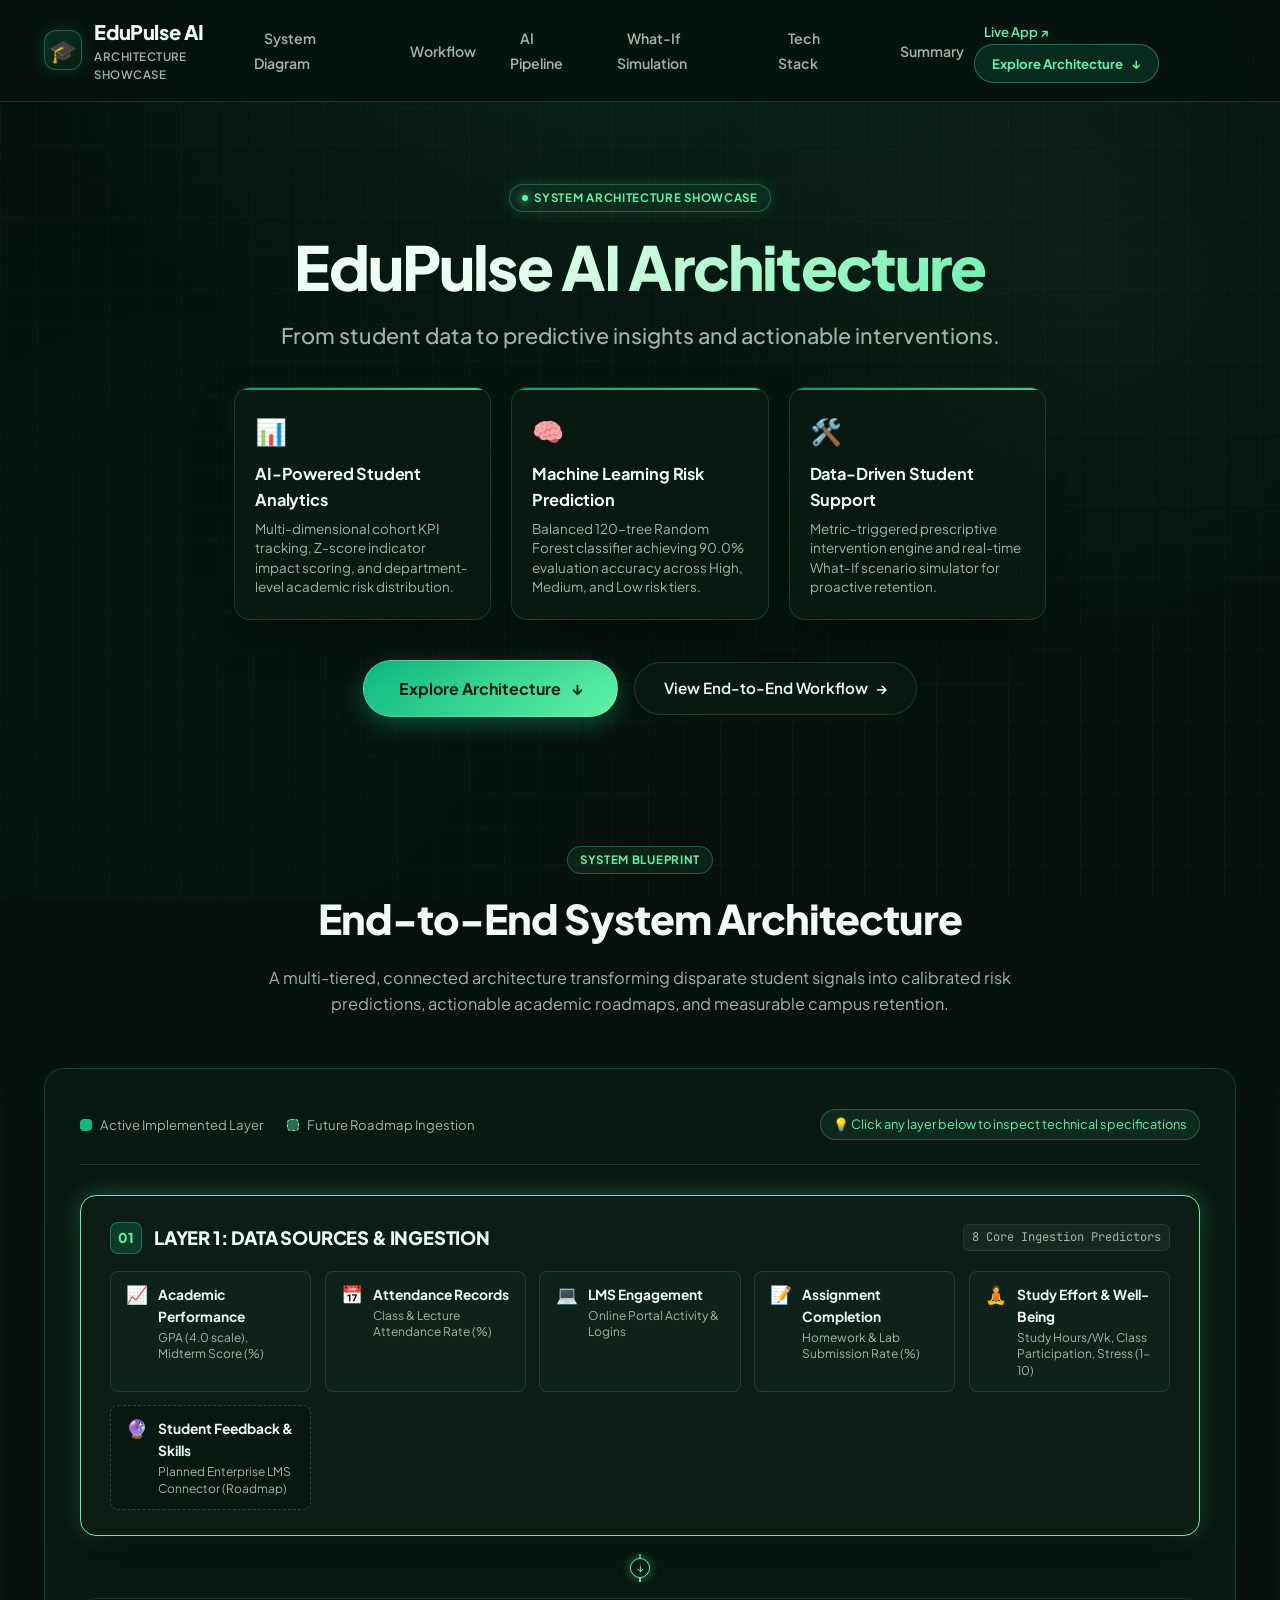
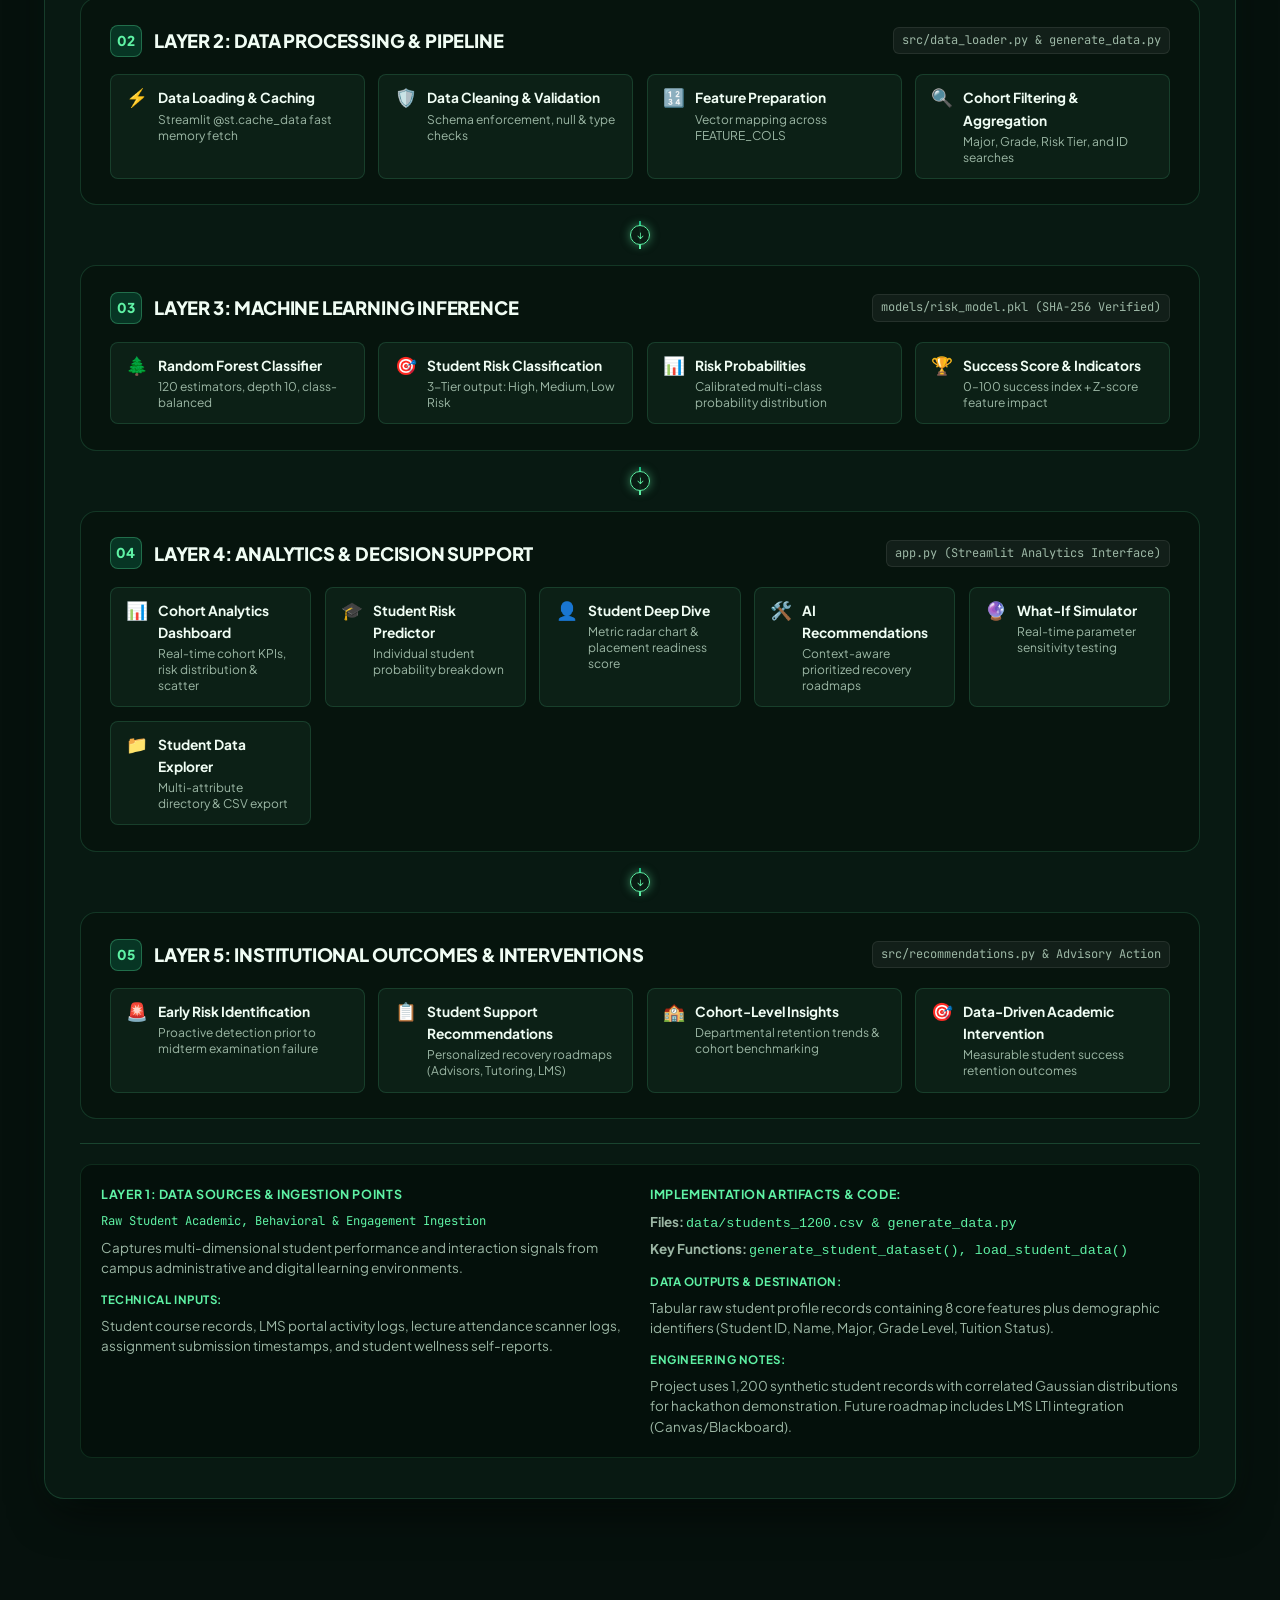
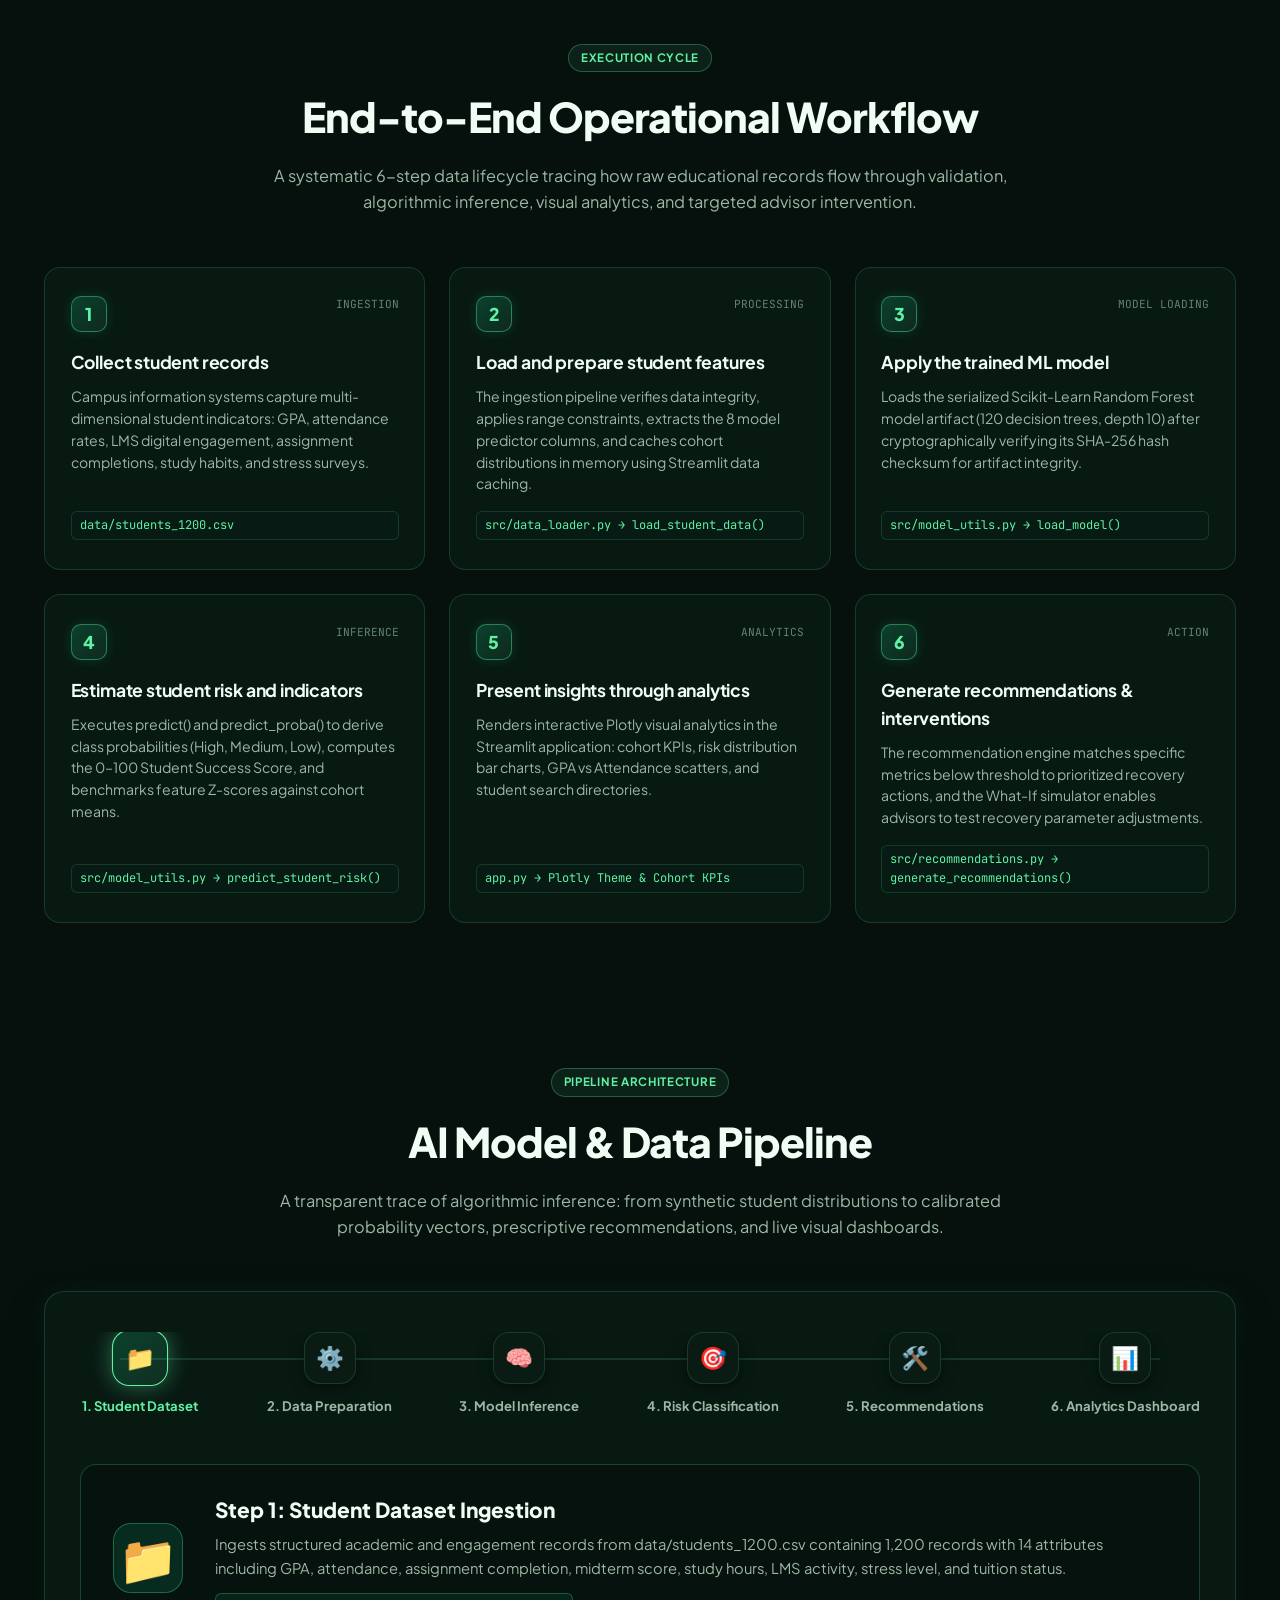
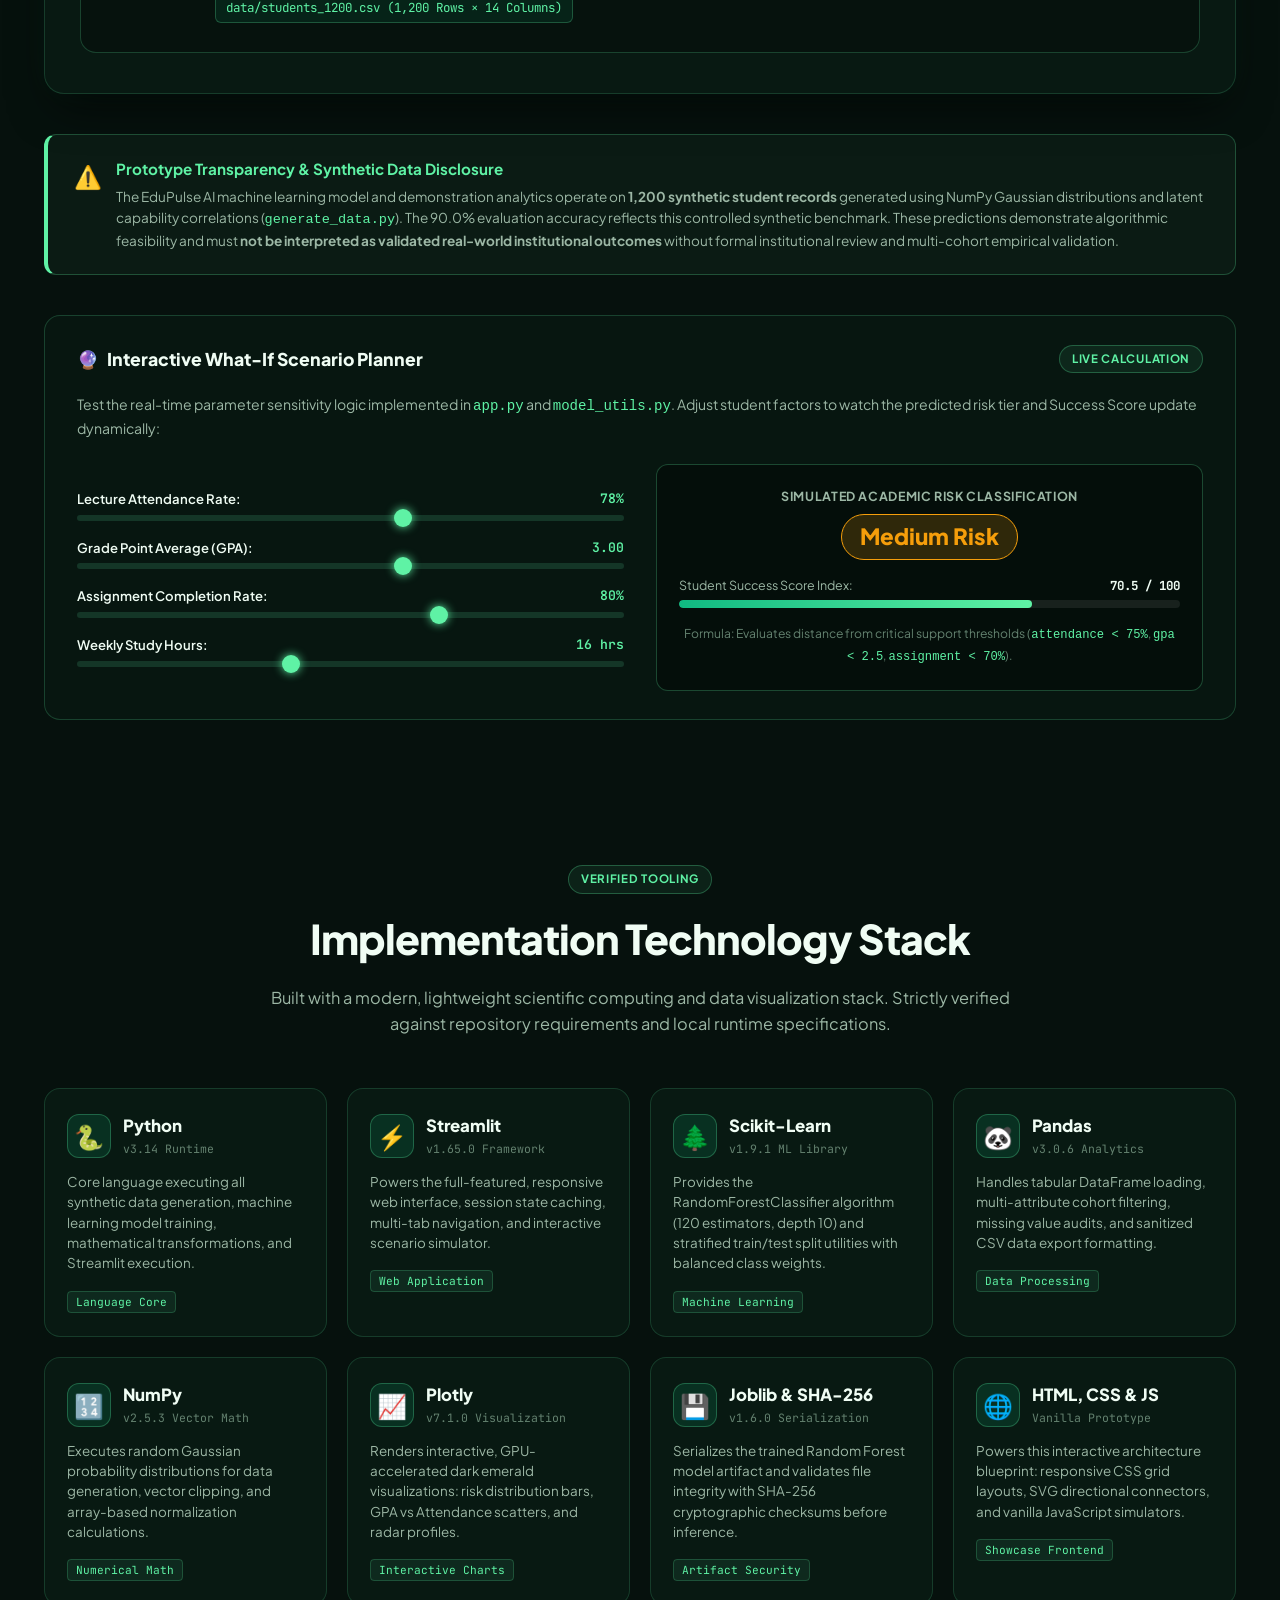
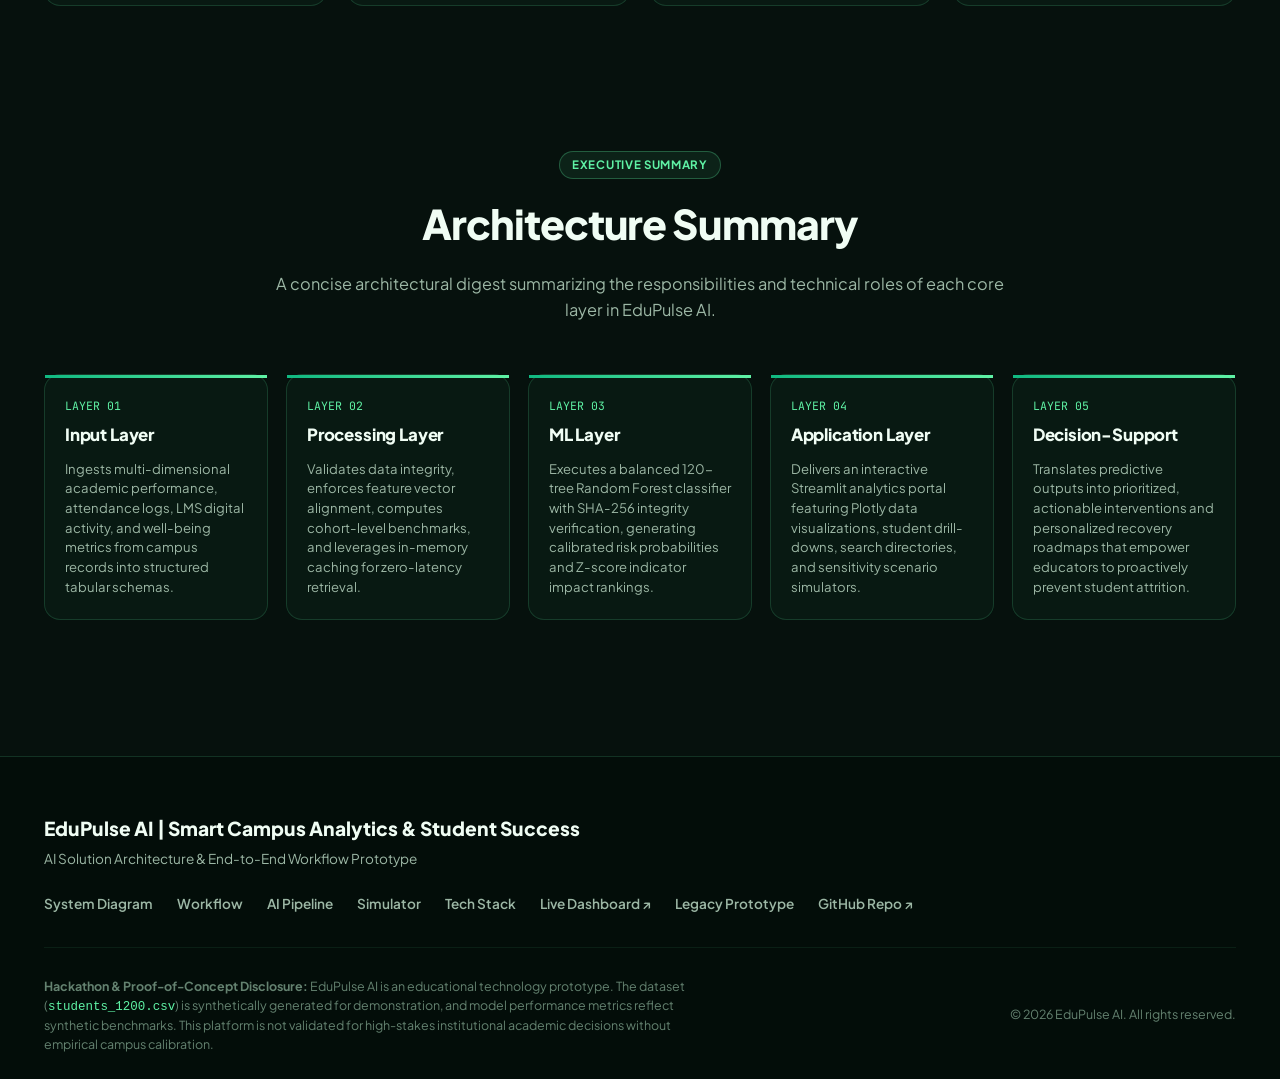
<file: index.html>
<!DOCTYPE html>
<html lang="en">
<head>
    <meta charset="UTF-8">
    <meta name="viewport" content="width=device-width, initial-scale=1.0">
    <title>EduPulse AI Architecture — System Architecture & Workflow Showcase</title>
    <meta name="description" content="Technical architecture and end-to-end data pipeline showcase for EduPulse AI: Smart Campus Analytics & Student Success Platform. Built for hackathon judges and technical evaluation.">
    <link rel="icon" href="https://img.icons8.com/isometric/96/000000/graduation-cap.png" type="image/png">
    <link rel="stylesheet" href="assets/architecture.css">
</head>
<body>

    <!-- ==========================================================================
         TOP NAVIGATION BAR (NO LOGIN / AUTH BUTTONS)
         ========================================================================== -->
    <header class="navbar">
        <div class="container nav-container">
            <a href="#hero" class="nav-brand">
                <div class="brand-icon">🎓</div>
                <div>
                    <div class="brand-title">EduPulse AI</div>
                    <div class="brand-subtitle">Architecture Showcase</div>
                </div>
            </a>
            <nav>
                <ul class="nav-menu">
                    <li><a href="#diagram" class="nav-link">System Diagram</a></li>
                    <li><a href="#workflow" class="nav-link">Workflow</a></li>
                    <li><a href="#pipeline" class="nav-link">AI Pipeline</a></li>
                    <li><a href="#simulator" class="nav-link">What-If Simulation</a></li>
                    <li><a href="#stack" class="nav-link">Tech Stack</a></li>
                    <li><a href="#summary" class="nav-link">Summary</a></li>
                </ul>
            </nav>
            <div class="nav-actions">
                <a href="https://vansh-8300-edupulse-ai-app-upe9tn.streamlit.app/" target="_blank" rel="noopener" class="nav-link" style="color: var(--accent-mint); font-size: 0.82rem;">Live App ↗</a>
                <a href="#diagram" class="nav-cta-btn">
                    <span>Explore Architecture</span>
                    <span>↓</span>
                </a>
            </div>
        </div>
    </header>

    <!-- ==========================================================================
         SECTION A: HERO SECTION
         ========================================================================== -->
    <section id="hero" class="hero-section">
        <div id="about"></div>
        <div class="container hero-header">
            <div class="hero-badge-wrapper">
                <span class="badge badge-live">
                    <span class="pulse-dot"></span>
                    <span>SYSTEM ARCHITECTURE SHOWCASE</span>
                </span>
            </div>
            <h1 class="hero-title text-gradient">EduPulse AI Architecture</h1>
            <p class="hero-subtitle">From student data to predictive insights and actionable interventions.</p>

            <!-- 3 Metadata Cards Required -->
            <div class="hero-meta-grid">
                <div class="hero-meta-card">
                    <div class="meta-card-icon">📊</div>
                    <h3 class="meta-card-title">AI-Powered Student Analytics</h3>
                    <p class="meta-card-desc">Multi-dimensional cohort KPI tracking, Z-score indicator impact scoring, and department-level academic risk distribution.</p>
                </div>
                <div class="hero-meta-card">
                    <div class="meta-card-icon">🧠</div>
                    <h3 class="meta-card-title">Machine Learning Risk Prediction</h3>
                    <p class="meta-card-desc">Balanced 120-tree Random Forest classifier achieving 90.0% evaluation accuracy across High, Medium, and Low risk tiers.</p>
                </div>
                <div class="hero-meta-card">
                    <div class="meta-card-icon">🛠️</div>
                    <h3 class="meta-card-title">Data-Driven Student Support</h3>
                    <p class="meta-card-desc">Metric-triggered prescriptive intervention engine and real-time What-If scenario simulator for proactive retention.</p>
                </div>
            </div>

            <!-- Primary Action Button (No login/auth controls) -->
            <div class="hero-actions">
                <a href="#diagram" class="btn-primary" id="btnExploreArch">
                    <span>Explore Architecture</span>
                    <span>↓</span>
                </a>
                <a href="#workflow" class="btn-secondary">
                    <span>View End-to-End Workflow</span>
                    <span>→</span>
                </a>
            </div>
        </div>
    </section>

    <!-- ==========================================================================
         SECTION B: SYSTEM ARCHITECTURE DIAGRAM
         ========================================================================== -->
    <section id="diagram" class="section">
        <div class="container">
            <div class="section-header">
                <div class="section-tag">
                    <span class="badge">SYSTEM BLUEPRINT</span>
                </div>
                <h2 class="section-title">End-to-End System Architecture</h2>
                <p class="section-description">A multi-tiered, connected architecture transforming disparate student signals into calibrated risk predictions, actionable academic roadmaps, and measurable campus retention.</p>
            </div>

            <div class="diagram-container">
                <div class="diagram-toolbar">
                    <div class="diagram-legend">
                        <div class="legend-item">
                            <div class="legend-color" style="background: #10B981;"></div>
                            <span>Active Implemented Layer</span>
                        </div>
                        <div class="legend-item">
                            <div class="legend-color" style="background: rgba(95, 242, 165, 0.4); border: 1px dashed #5FF2A5;"></div>
                            <span>Future Roadmap Ingestion</span>
                        </div>
                    </div>
                    <div class="diagram-hint">
                        <span>💡 Click any layer below to inspect technical specifications</span>
                    </div>
                </div>

                <div class="arch-layers-stack">
                    <!-- LAYER 1: DATA SOURCES -->
                    <div class="arch-layer-card active-layer" data-layer="layer1">
                        <div class="layer-header-row">
                            <div class="layer-title-group">
                                <div class="layer-badge">01</div>
                                <h3 class="layer-title">LAYER 1: DATA SOURCES & INGESTION</h3>
                            </div>
                            <span class="layer-meta-tag">8 Core Ingestion Predictors</span>
                        </div>
                        <div class="layer-components-grid">
                            <div class="comp-pill">
                                <span class="comp-icon">📈</span>
                                <div class="comp-content">
                                    <h4>Academic Performance</h4>
                                    <p>GPA (4.0 scale), Midterm Score (%)</p>
                                </div>
                            </div>
                            <div class="comp-pill">
                                <span class="comp-icon">📅</span>
                                <div class="comp-content">
                                    <h4>Attendance Records</h4>
                                    <p>Class & Lecture Attendance Rate (%)</p>
                                </div>
                            </div>
                            <div class="comp-pill">
                                <span class="comp-icon">💻</span>
                                <div class="comp-content">
                                    <h4>LMS Engagement</h4>
                                    <p>Online Portal Activity & Logins</p>
                                </div>
                            </div>
                            <div class="comp-pill">
                                <span class="comp-icon">📝</span>
                                <div class="comp-content">
                                    <h4>Assignment Completion</h4>
                                    <p>Homework & Lab Submission Rate (%)</p>
                                </div>
                            </div>
                            <div class="comp-pill">
                                <span class="comp-icon">🧘</span>
                                <div class="comp-content">
                                    <h4>Study Effort & Well-Being</h4>
                                    <p>Study Hours/Wk, Class Participation, Stress (1-10)</p>
                                </div>
                            </div>
                            <div class="comp-pill roadmap-pill">
                                <span class="comp-icon">🔮</span>
                                <div class="comp-content">
                                    <h4>Student Feedback & Skills</h4>
                                    <p>Planned Enterprise LMS Connector (Roadmap)</p>
                                </div>
                            </div>
                        </div>
                    </div>

                    <!-- CONNECTOR 1 -> 2 -->
                    <div class="layer-connector">
                        <div class="connector-line"></div>
                        <div class="connector-pulse">↓</div>
                    </div>

                    <!-- LAYER 2: DATA PROCESSING -->
                    <div class="arch-layer-card" data-layer="layer2">
                        <div class="layer-header-row">
                            <div class="layer-title-group">
                                <div class="layer-badge">02</div>
                                <h3 class="layer-title">LAYER 2: DATA PROCESSING & PIPELINE</h3>
                            </div>
                            <span class="layer-meta-tag">src/data_loader.py & generate_data.py</span>
                        </div>
                        <div class="layer-components-grid">
                            <div class="comp-pill">
                                <span class="comp-icon">⚡</span>
                                <div class="comp-content">
                                    <h4>Data Loading & Caching</h4>
                                    <p>Streamlit @st.cache_data fast memory fetch</p>
                                </div>
                            </div>
                            <div class="comp-pill">
                                <span class="comp-icon">🛡️</span>
                                <div class="comp-content">
                                    <h4>Data Cleaning & Validation</h4>
                                    <p>Schema enforcement, null & type checks</p>
                                </div>
                            </div>
                            <div class="comp-pill">
                                <span class="comp-icon">🔢</span>
                                <div class="comp-content">
                                    <h4>Feature Preparation</h4>
                                    <p>Vector mapping across FEATURE_COLS</p>
                                </div>
                            </div>
                            <div class="comp-pill">
                                <span class="comp-icon">🔍</span>
                                <div class="comp-content">
                                    <h4>Cohort Filtering & Aggregation</h4>
                                    <p>Major, Grade, Risk Tier, and ID searches</p>
                                </div>
                            </div>
                        </div>
                    </div>

                    <!-- CONNECTOR 2 -> 3 -->
                    <div class="layer-connector">
                        <div class="connector-line"></div>
                        <div class="connector-pulse">↓</div>
                    </div>

                    <!-- LAYER 3: MACHINE LEARNING -->
                    <div class="arch-layer-card" data-layer="layer3">
                        <div class="layer-header-row">
                            <div class="layer-title-group">
                                <div class="layer-badge">03</div>
                                <h3 class="layer-title">LAYER 3: MACHINE LEARNING INFERENCE</h3>
                            </div>
                            <span class="layer-meta-tag">models/risk_model.pkl (SHA-256 Verified)</span>
                        </div>
                        <div class="layer-components-grid">
                            <div class="comp-pill">
                                <span class="comp-icon">🌲</span>
                                <div class="comp-content">
                                    <h4>Random Forest Classifier</h4>
                                    <p>120 estimators, depth 10, class-balanced</p>
                                </div>
                            </div>
                            <div class="comp-pill">
                                <span class="comp-icon">🎯</span>
                                <div class="comp-content">
                                    <h4>Student Risk Classification</h4>
                                    <p>3-Tier output: High, Medium, Low Risk</p>
                                </div>
                            </div>
                            <div class="comp-pill">
                                <span class="comp-icon">📊</span>
                                <div class="comp-content">
                                    <h4>Risk Probabilities</h4>
                                    <p>Calibrated multi-class probability distribution</p>
                                </div>
                            </div>
                            <div class="comp-pill">
                                <span class="comp-icon">🏆</span>
                                <div class="comp-content">
                                    <h4>Success Score & Indicators</h4>
                                    <p>0–100 success index + Z-score feature impact</p>
                                </div>
                            </div>
                        </div>
                    </div>

                    <!-- CONNECTOR 3 -> 4 -->
                    <div class="layer-connector">
                        <div class="connector-line"></div>
                        <div class="connector-pulse">↓</div>
                    </div>

                    <!-- LAYER 4: ANALYTICS & DECISION SUPPORT -->
                    <div class="arch-layer-card" data-layer="layer4">
                        <div class="layer-header-row">
                            <div class="layer-title-group">
                                <div class="layer-badge">04</div>
                                <h3 class="layer-title">LAYER 4: ANALYTICS & DECISION SUPPORT</h3>
                            </div>
                            <span class="layer-meta-tag">app.py (Streamlit Analytics Interface)</span>
                        </div>
                        <div class="layer-components-grid">
                            <div class="comp-pill">
                                <span class="comp-icon">📊</span>
                                <div class="comp-content">
                                    <h4>Cohort Analytics Dashboard</h4>
                                    <p>Real-time cohort KPIs, risk distribution & scatter</p>
                                </div>
                            </div>
                            <div class="comp-pill">
                                <span class="comp-icon">🎓</span>
                                <div class="comp-content">
                                    <h4>Student Risk Predictor</h4>
                                    <p>Individual student probability breakdown</p>
                                </div>
                            </div>
                            <div class="comp-pill">
                                <span class="comp-icon">👤</span>
                                <div class="comp-content">
                                    <h4>Student Deep Dive</h4>
                                    <p>Metric radar chart & placement readiness score</p>
                                </div>
                            </div>
                            <div class="comp-pill">
                                <span class="comp-icon">🛠️</span>
                                <div class="comp-content">
                                    <h4>AI Recommendations</h4>
                                    <p>Context-aware prioritized recovery roadmaps</p>
                                </div>
                            </div>
                            <div class="comp-pill">
                                <span class="comp-icon">🔮</span>
                                <div class="comp-content">
                                    <h4>What-If Simulator</h4>
                                    <p>Real-time parameter sensitivity testing</p>
                                </div>
                            </div>
                            <div class="comp-pill">
                                <span class="comp-icon">📁</span>
                                <div class="comp-content">
                                    <h4>Student Data Explorer</h4>
                                    <p>Multi-attribute directory & CSV export</p>
                                </div>
                            </div>
                        </div>
                    </div>

                    <!-- CONNECTOR 4 -> 5 -->
                    <div class="layer-connector">
                        <div class="connector-line"></div>
                        <div class="connector-pulse">↓</div>
                    </div>

                    <!-- LAYER 5: OUTCOMES -->
                    <div class="arch-layer-card" data-layer="layer5">
                        <div class="layer-header-row">
                            <div class="layer-title-group">
                                <div class="layer-badge">05</div>
                                <h3 class="layer-title">LAYER 5: INSTITUTIONAL OUTCOMES & INTERVENTIONS</h3>
                            </div>
                            <span class="layer-meta-tag">src/recommendations.py & Advisory Action</span>
                        </div>
                        <div class="layer-components-grid">
                            <div class="comp-pill">
                                <span class="comp-icon">🚨</span>
                                <div class="comp-content">
                                    <h4>Early Risk Identification</h4>
                                    <p>Proactive detection prior to midterm examination failure</p>
                                </div>
                            </div>
                            <div class="comp-pill">
                                <span class="comp-icon">📋</span>
                                <div class="comp-content">
                                    <h4>Student Support Recommendations</h4>
                                    <p>Personalized recovery roadmaps (Advisors, Tutoring, LMS)</p>
                                </div>
                            </div>
                            <div class="comp-pill">
                                <span class="comp-icon">🏫</span>
                                <div class="comp-content">
                                    <h4>Cohort-Level Insights</h4>
                                    <p>Departmental retention trends & cohort benchmarking</p>
                                </div>
                            </div>
                            <div class="comp-pill">
                                <span class="comp-icon">🎯</span>
                                <div class="comp-content">
                                    <h4>Data-Driven Academic Intervention</h4>
                                    <p>Measurable student success retention outcomes</p>
                                </div>
                            </div>
                        </div>
                    </div>
                </div>

                <!-- Interactive Layer Inspector Drawer -->
                <div class="layer-inspector-panel active" id="layerInspector">
                    <div class="inspector-grid">
                        <div class="inspector-col">
                            <h5 id="inspectTitle">Layer 1: Data Sources & Ingestion Points</h5>
                            <p id="inspectMeta" style="font-family: var(--font-mono); font-size: 0.76rem; color: var(--accent-mint); margin-bottom: 0.5rem;">Raw Student Academic, Behavioral & Engagement Ingestion</p>
                            <p id="inspectDesc">Captures multi-dimensional student performance and interaction signals from campus administrative and digital learning environments.</p>
                            <div style="margin-top: 0.8rem;">
                                <h5 style="font-size: 0.72rem;">Technical Inputs:</h5>
                                <p id="inspectInputs">Student course records, LMS portal activity logs, lecture attendance scanner logs, assignment submission timestamps, and student wellness self-reports.</p>
                            </div>
                        </div>
                        <div class="inspector-col">
                            <h5>Implementation Artifacts & Code:</h5>
                            <p><strong>Files:</strong> <code id="inspectFile" style="color: var(--accent-mint);">data/students_1200.csv & generate_data.py</code></p>
                            <p style="margin-top: 0.3rem;"><strong>Key Functions:</strong> <code id="inspectFuncs" style="color: var(--accent-mint);">generate_student_dataset(), load_student_data()</code></p>
                            <div style="margin-top: 0.8rem;">
                                <h5 style="font-size: 0.72rem;">Data Outputs & Destination:</h5>
                                <p id="inspectOutputs">Tabular raw student profile records containing 8 core features plus demographic identifiers (Student ID, Name, Major, Grade Level, Tuition Status).</p>
                            </div>
                            <div style="margin-top: 0.8rem;">
                                <h5 style="font-size: 0.72rem;">Engineering Notes:</h5>
                                <p id="inspectNotes">Project uses 1,200 synthetic student records with correlated Gaussian distributions for hackathon demonstration. Future roadmap includes LMS LTI integration (Canvas/Blackboard).</p>
                            </div>
                        </div>
                    </div>
                </div>
            </div>
        </div>
    </section>

    <!-- ==========================================================================
         SECTION C: END-TO-END WORKFLOW
         ========================================================================== -->
    <section id="workflow" class="section">
        <div class="container">
            <div class="section-header">
                <div class="section-tag">
                    <span class="badge">EXECUTION CYCLE</span>
                </div>
                <h2 class="section-title">End-to-End Operational Workflow</h2>
                <p class="section-description">A systematic 6-step data lifecycle tracing how raw educational records flow through validation, algorithmic inference, visual analytics, and targeted advisor intervention.</p>
            </div>

            <div class="workflow-grid">
                <!-- STEP 1 -->
                <div class="workflow-card">
                    <div class="workflow-card-header">
                        <div class="workflow-step-num">1</div>
                        <span class="workflow-tag">Ingestion</span>
                    </div>
                    <h3 class="workflow-title">Collect student records</h3>
                    <p class="workflow-desc">Campus information systems capture multi-dimensional student indicators: GPA, attendance rates, LMS digital engagement, assignment completions, study habits, and stress surveys.</p>
                    <span class="workflow-code-pill">data/students_1200.csv</span>
                </div>

                <!-- STEP 2 -->
                <div class="workflow-card">
                    <div class="workflow-card-header">
                        <div class="workflow-step-num">2</div>
                        <span class="workflow-tag">Processing</span>
                    </div>
                    <h3 class="workflow-title">Load and prepare student features</h3>
                    <p class="workflow-desc">The ingestion pipeline verifies data integrity, applies range constraints, extracts the 8 model predictor columns, and caches cohort distributions in memory using Streamlit data caching.</p>
                    <span class="workflow-code-pill">src/data_loader.py → load_student_data()</span>
                </div>

                <!-- STEP 3 -->
                <div class="workflow-card">
                    <div class="workflow-card-header">
                        <div class="workflow-step-num">3</div>
                        <span class="workflow-tag">Model Loading</span>
                    </div>
                    <h3 class="workflow-title">Apply the trained ML model</h3>
                    <p class="workflow-desc">Loads the serialized Scikit-Learn Random Forest model artifact (120 decision trees, depth 10) after cryptographically verifying its SHA-256 hash checksum for artifact integrity.</p>
                    <span class="workflow-code-pill">src/model_utils.py → load_model()</span>
                </div>

                <!-- STEP 4 -->
                <div class="workflow-card">
                    <div class="workflow-card-header">
                        <div class="workflow-step-num">4</div>
                        <span class="workflow-tag">Inference</span>
                    </div>
                    <h3 class="workflow-title">Estimate student risk and indicators</h3>
                    <p class="workflow-desc">Executes predict() and predict_proba() to derive class probabilities (High, Medium, Low), computes the 0–100 Student Success Score, and benchmarks feature Z-scores against cohort means.</p>
                    <span class="workflow-code-pill">src/model_utils.py → predict_student_risk()</span>
                </div>

                <!-- STEP 5 -->
                <div class="workflow-card">
                    <div class="workflow-card-header">
                        <div class="workflow-step-num">5</div>
                        <span class="workflow-tag">Analytics</span>
                    </div>
                    <h3 class="workflow-title">Present insights through analytics</h3>
                    <p class="workflow-desc">Renders interactive Plotly visual analytics in the Streamlit application: cohort KPIs, risk distribution bar charts, GPA vs Attendance scatters, and student search directories.</p>
                    <span class="workflow-code-pill">app.py → Plotly Theme & Cohort KPIs</span>
                </div>

                <!-- STEP 6 -->
                <div class="workflow-card">
                    <div class="workflow-card-header">
                        <div class="workflow-step-num">6</div>
                        <span class="workflow-tag">Action</span>
                    </div>
                    <h3 class="workflow-title">Generate recommendations & interventions</h3>
                    <p class="workflow-desc">The recommendation engine matches specific metrics below threshold to prioritized recovery actions, and the What-If simulator enables advisors to test recovery parameter adjustments.</p>
                    <span class="workflow-code-pill">src/recommendations.py → generate_recommendations()</span>
                </div>
            </div>
        </div>
    </section>

    <!-- ==========================================================================
         SECTION E: AI MODEL & DATA PIPELINE
         ========================================================================== -->
    <section id="pipeline" class="section">
        <div class="container">
            <div class="section-header">
                <div class="section-tag">
                    <span class="badge">PIPELINE ARCHITECTURE</span>
                </div>
                <h2 class="section-title">AI Model & Data Pipeline</h2>
                <p class="section-description">A transparent trace of algorithmic inference: from synthetic student distributions to calibrated probability vectors, prescriptive recommendations, and live visual dashboards.</p>
            </div>

            <div class="pipeline-container">
                <!-- Stepper Node Buttons -->
                <div class="pipeline-stepper">
                    <div class="pipeline-step-node active-node" data-step="0">
                        <div class="node-circle">📁</div>
                        <div class="node-label">1. Student Dataset</div>
                    </div>
                    <div class="pipeline-step-node" data-step="1">
                        <div class="node-circle">⚙️</div>
                        <div class="node-label">2. Data Preparation</div>
                    </div>
                    <div class="pipeline-step-node" data-step="2">
                        <div class="node-circle">🧠</div>
                        <div class="node-label">3. Model Inference</div>
                    </div>
                    <div class="pipeline-step-node" data-step="3">
                        <div class="node-circle">🎯</div>
                        <div class="node-label">4. Risk Classification</div>
                    </div>
                    <div class="pipeline-step-node" data-step="4">
                        <div class="node-circle">🛠️</div>
                        <div class="node-label">5. Recommendations</div>
                    </div>
                    <div class="pipeline-step-node" data-step="5">
                        <div class="node-circle">📊</div>
                        <div class="node-label">6. Analytics Dashboard</div>
                    </div>
                </div>

                <!-- Dynamic Detail Display -->
                <div class="pipeline-detail-card" id="pipelineDetail">
                    <div class="pipeline-detail-icon" id="pipelineDetailIcon">📁</div>
                    <div class="pipeline-detail-body">
                        <h3 id="pipelineDetailTitle">Step 1: Student Dataset Ingestion</h3>
                        <p id="pipelineDetailDesc">Ingests structured academic and engagement records from data/students_1200.csv containing 1,200 records with 14 attributes including GPA, attendance, assignment completion, midterm score, study hours, LMS activity, stress level, and tuition status.</p>
                        <span class="pipeline-code-badge" id="pipelineDetailBadge">data/students_1200.csv (1,200 Rows × 14 Columns)</span>
                    </div>
                </div>
            </div>

            <!-- Synthetic Data Disclosure & Roadmap Distinction -->
            <div class="prototype-notice-card">
                <div class="notice-icon">⚠️</div>
                <div class="notice-content">
                    <h4>Prototype Transparency & Synthetic Data Disclosure</h4>
                    <p>The EduPulse AI machine learning model and demonstration analytics operate on <strong>1,200 synthetic student records</strong> generated using NumPy Gaussian distributions and latent capability correlations (<code style="color: var(--accent-mint);">generate_data.py</code>). The 90.0% evaluation accuracy reflects this controlled synthetic benchmark. These predictions demonstrate algorithmic feasibility and must <strong>not be interpreted as validated real-world institutional outcomes</strong> without formal institutional review and multi-cohort empirical validation.</p>
                </div>
            </div>

            <!-- Interactive What-If Mini-Simulator -->
            <div id="simulator" class="simulator-box">
                <div class="simulator-header">
                    <h4>
                        <span>🔮</span>
                        <span>Interactive What-If Scenario Planner</span>
                    </h4>
                    <span class="badge">LIVE CALCULATION</span>
                </div>
                <p style="font-size: 0.88rem; color: var(--text-muted); margin-bottom: 1.5rem;">
                    Test the real-time parameter sensitivity logic implemented in <code style="color: var(--accent-mint);">app.py</code> and <code style="color: var(--accent-mint);">model_utils.py</code>. Adjust student factors to watch the predicted risk tier and Success Score update dynamically:
                </p>

                <div class="simulator-grid">
                    <div class="sim-slider-group">
                        <div class="sim-slider-row">
                            <div class="sim-slider-labels">
                                <span>Lecture Attendance Rate:</span>
                                <span id="valAttendance">78%</span>
                            </div>
                            <input type="range" id="simAttendance" min="45" max="100" value="78">
                        </div>
                        <div class="sim-slider-row">
                            <div class="sim-slider-labels">
                                <span>Grade Point Average (GPA):</span>
                                <span id="valGpa">3.00</span>
                            </div>
                            <input type="range" id="simGpa" min="1.5" max="4.0" step="0.05" value="3.0">
                        </div>
                        <div class="sim-slider-row">
                            <div class="sim-slider-labels">
                                <span>Assignment Completion Rate:</span>
                                <span id="valAssignment">80%</span>
                            </div>
                            <input type="range" id="simAssignment" min="40" max="100" value="80">
                        </div>
                        <div class="sim-slider-row">
                            <div class="sim-slider-labels">
                                <span>Weekly Study Hours:</span>
                                <span id="valStudyHours">16 hrs</span>
                            </div>
                            <input type="range" id="simStudyHours" min="4" max="35" value="16">
                        </div>
                    </div>

                    <div class="sim-output-card">
                        <div class="sim-risk-label">Simulated Academic Risk Classification</div>
                        <div id="simRiskBadge" class="sim-risk-badge risk-badge-low">Low Risk</div>

                        <div class="sim-score-bar-wrap">
                            <div class="sim-score-header">
                                <span>Student Success Score Index:</span>
                                <span id="simSuccessVal" style="font-weight: 700; color: var(--text-primary); font-family: var(--font-mono);">78.2 / 100</span>
                            </div>
                            <div class="sim-progress-track">
                                <div id="simProgressFill" class="sim-progress-fill" style="width: 78.2%;"></div>
                            </div>
                        </div>

                        <p style="font-size: 0.76rem; color: var(--text-dim); margin-top: 1rem;">
                            Formula: Evaluates distance from critical support thresholds (<code style="color: var(--accent-mint);">attendance &lt; 75%</code>, <code style="color: var(--accent-mint);">gpa &lt; 2.5</code>, <code style="color: var(--accent-mint);">assignment &lt; 70%</code>).
                        </p>
                    </div>
                </div>
            </div>
        </div>
    </section>

    <!-- ==========================================================================
         SECTION D: TECHNOLOGY STACK (VERIFIED REPOSITORY TOOLS ONLY)
         ========================================================================== -->
    <section id="stack" class="section">
        <div class="container">
            <div class="section-header">
                <div class="section-tag">
                    <span class="badge">VERIFIED TOOLING</span>
                </div>
                <h2 class="section-title">Implementation Technology Stack</h2>
                <p class="section-description">Built with a modern, lightweight scientific computing and data visualization stack. Strictly verified against repository requirements and local runtime specifications.</p>
            </div>

            <div class="tech-grid">
                <!-- TECH 1 -->
                <div class="tech-card">
                    <div class="tech-card-header">
                        <div class="tech-icon-box">🐍</div>
                        <div>
                            <div class="tech-name">Python</div>
                            <div class="tech-version">v3.14 Runtime</div>
                        </div>
                    </div>
                    <p class="tech-desc">Core language executing all synthetic data generation, machine learning model training, mathematical transformations, and Streamlit execution.</p>
                    <span class="tech-badge">Language Core</span>
                </div>

                <!-- TECH 2 -->
                <div class="tech-card">
                    <div class="tech-card-header">
                        <div class="tech-icon-box">⚡</div>
                        <div>
                            <div class="tech-name">Streamlit</div>
                            <div class="tech-version">v1.65.0 Framework</div>
                        </div>
                    </div>
                    <p class="tech-desc">Powers the full-featured, responsive web interface, session state caching, multi-tab navigation, and interactive scenario simulator.</p>
                    <span class="tech-badge">Web Application</span>
                </div>

                <!-- TECH 3 -->
                <div class="tech-card">
                    <div class="tech-card-header">
                        <div class="tech-icon-box">🌲</div>
                        <div>
                            <div class="tech-name">Scikit-Learn</div>
                            <div class="tech-version">v1.9.1 ML Library</div>
                        </div>
                    </div>
                    <p class="tech-desc">Provides the RandomForestClassifier algorithm (120 estimators, depth 10) and stratified train/test split utilities with balanced class weights.</p>
                    <span class="tech-badge">Machine Learning</span>
                </div>

                <!-- TECH 4 -->
                <div class="tech-card">
                    <div class="tech-card-header">
                        <div class="tech-icon-box">🐼</div>
                        <div>
                            <div class="tech-name">Pandas</div>
                            <div class="tech-version">v3.0.6 Analytics</div>
                        </div>
                    </div>
                    <p class="tech-desc">Handles tabular DataFrame loading, multi-attribute cohort filtering, missing value audits, and sanitized CSV data export formatting.</p>
                    <span class="tech-badge">Data Processing</span>
                </div>

                <!-- TECH 5 -->
                <div class="tech-card">
                    <div class="tech-card-header">
                        <div class="tech-icon-box">🔢</div>
                        <div>
                            <div class="tech-name">NumPy</div>
                            <div class="tech-version">v2.5.3 Vector Math</div>
                        </div>
                    </div>
                    <p class="tech-desc">Executes random Gaussian probability distributions for data generation, vector clipping, and array-based normalization calculations.</p>
                    <span class="tech-badge">Numerical Math</span>
                </div>

                <!-- TECH 6 -->
                <div class="tech-card">
                    <div class="tech-card-header">
                        <div class="tech-icon-box">📈</div>
                        <div>
                            <div class="tech-name">Plotly</div>
                            <div class="tech-version">v7.1.0 Visualization</div>
                        </div>
                    </div>
                    <p class="tech-desc">Renders interactive, GPU-accelerated dark emerald visualizations: risk distribution bars, GPA vs Attendance scatters, and radar profiles.</p>
                    <span class="tech-badge">Interactive Charts</span>
                </div>

                <!-- TECH 7 -->
                <div class="tech-card">
                    <div class="tech-card-header">
                        <div class="tech-icon-box">💾</div>
                        <div>
                            <div class="tech-name">Joblib & SHA-256</div>
                            <div class="tech-version">v1.6.0 Serialization</div>
                        </div>
                    </div>
                    <p class="tech-desc">Serializes the trained Random Forest model artifact and validates file integrity with SHA-256 cryptographic checksums before inference.</p>
                    <span class="tech-badge">Artifact Security</span>
                </div>

                <!-- TECH 8 -->
                <div class="tech-card">
                    <div class="tech-card-header">
                        <div class="tech-icon-box">🌐</div>
                        <div>
                            <div class="tech-name">HTML, CSS & JS</div>
                            <div class="tech-version">Vanilla Prototype</div>
                        </div>
                    </div>
                    <p class="tech-desc">Powers this interactive architecture blueprint: responsive CSS grid layouts, SVG directional connectors, and vanilla JavaScript simulators.</p>
                    <span class="tech-badge">Showcase Frontend</span>
                </div>
            </div>
        </div>
    </section>

    <!-- ==========================================================================
         SECTION F: ARCHITECTURE SUMMARY (5 CORE CARDS)
         ========================================================================== -->
    <section id="summary" class="section">
        <div class="container">
            <div class="section-header">
                <div class="section-tag">
                    <span class="badge">EXECUTIVE SUMMARY</span>
                </div>
                <h2 class="section-title">Architecture Summary</h2>
                <p class="section-description">A concise architectural digest summarizing the responsibilities and technical roles of each core layer in EduPulse AI.</p>
            </div>

            <div class="summary-grid">
                <!-- CARD 1 -->
                <div class="summary-card">
                    <div class="summary-num">Layer 01</div>
                    <h3 class="summary-title">Input Layer</h3>
                    <p class="summary-text">Ingests multi-dimensional academic performance, attendance logs, LMS digital activity, and well-being metrics from campus records into structured tabular schemas.</p>
                </div>

                <!-- CARD 2 -->
                <div class="summary-card">
                    <div class="summary-num">Layer 02</div>
                    <h3 class="summary-title">Processing Layer</h3>
                    <p class="summary-text">Validates data integrity, enforces feature vector alignment, computes cohort-level benchmarks, and leverages in-memory caching for zero-latency retrieval.</p>
                </div>

                <!-- CARD 3 -->
                <div class="summary-card">
                    <div class="summary-num">Layer 03</div>
                    <h3 class="summary-title">ML Layer</h3>
                    <p class="summary-text">Executes a balanced 120-tree Random Forest classifier with SHA-256 integrity verification, generating calibrated risk probabilities and Z-score indicator impact rankings.</p>
                </div>

                <!-- CARD 4 -->
                <div class="summary-card">
                    <div class="summary-num">Layer 04</div>
                    <h3 class="summary-title">Application Layer</h3>
                    <p class="summary-text">Delivers an interactive Streamlit analytics portal featuring Plotly data visualizations, student drill-downs, search directories, and sensitivity scenario simulators.</p>
                </div>

                <!-- CARD 5 -->
                <div class="summary-card">
                    <div class="summary-num">Layer 05</div>
                    <h3 class="summary-title">Decision-Support</h3>
                    <p class="summary-text">Translates predictive outputs into prioritized, actionable interventions and personalized recovery roadmaps that empower educators to proactively prevent student attrition.</p>
                </div>
            </div>
        </div>
    </section>

    <!-- ==========================================================================
         SECTION G: FOOTER
         ========================================================================== -->
    <footer class="footer">
        <div class="container">
            <div class="footer-top">
                <div class="footer-brand">
                    <h3>EduPulse AI | Smart Campus Analytics & Student Success</h3>
                    <p>AI Solution Architecture & End-to-End Workflow Prototype</p>
                </div>
                <div class="footer-links">
                    <a href="#diagram">System Diagram</a>
                    <a href="#workflow">Workflow</a>
                    <a href="#pipeline">AI Pipeline</a>
                    <a href="#simulator">Simulator</a>
                    <a href="#stack">Tech Stack</a>
                    <a href="https://vansh-8300-edupulse-ai-app-upe9tn.streamlit.app/" target="_blank" rel="noopener">Live Dashboard ↗</a>
                    <a href="prototype_backup.html">Legacy Prototype</a>
                    <a href="https://github.com/vansh-8300/EduPulse-AI" target="_blank" rel="noopener">GitHub Repo ↗</a>
                </div>
            </div>
            <div class="footer-bottom">
                <div class="footer-disclaimer">
                    <strong>Hackathon & Proof-of-Concept Disclosure:</strong> EduPulse AI is an educational technology prototype. The dataset (<code style="color: var(--accent-mint);">students_1200.csv</code>) is synthetically generated for demonstration, and model performance metrics reflect synthetic benchmarks. This platform is not validated for high-stakes institutional academic decisions without empirical campus calibration.
                </div>
                <div>
                    &copy; 2026 EduPulse AI. All rights reserved.
                </div>
            </div>
        </div>
    </footer>

    <script src="assets/architecture.js"></script>
</body>
</html>
</file>
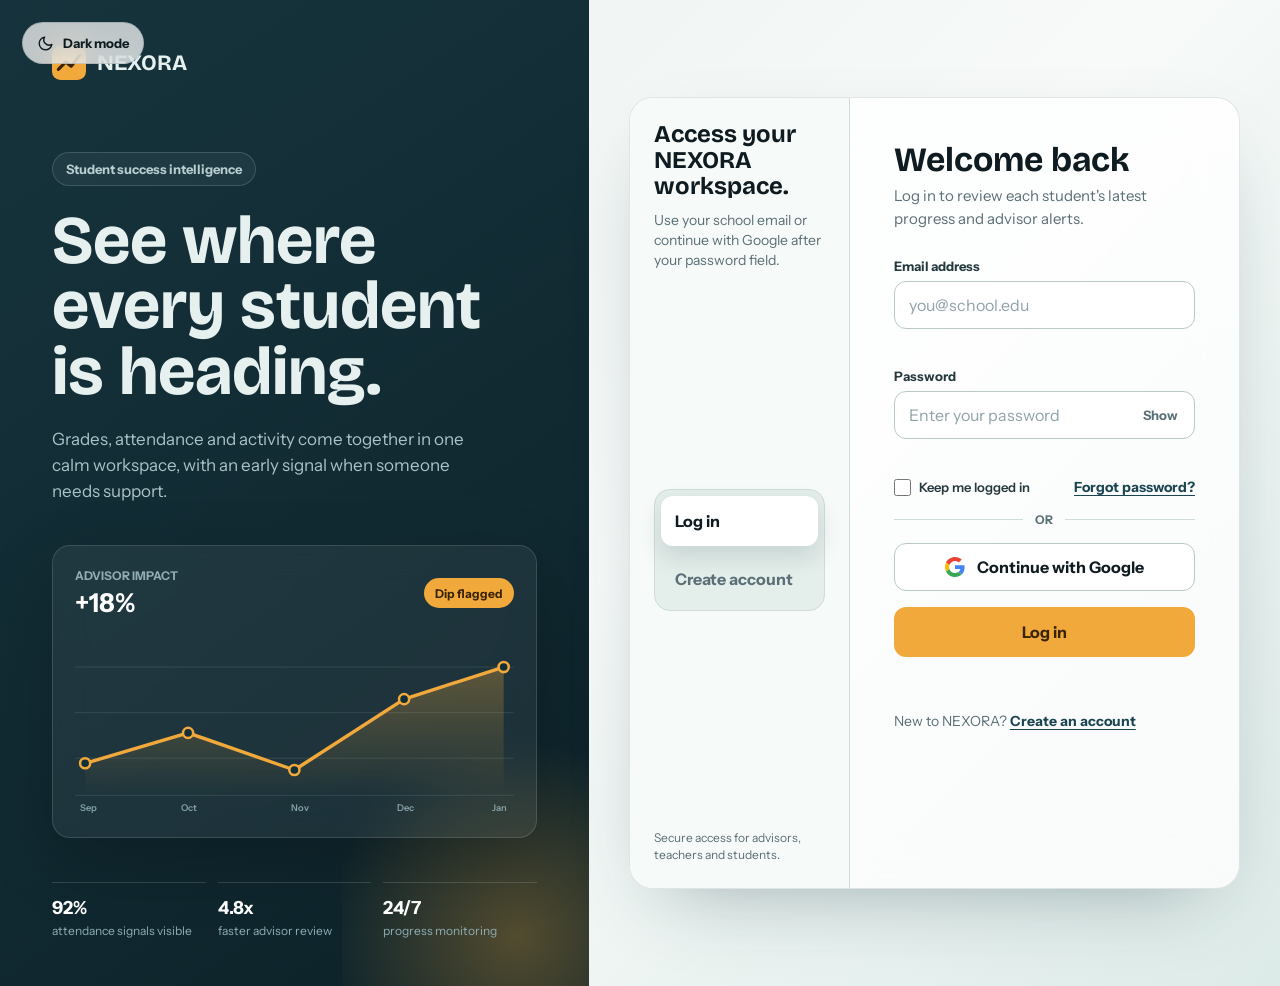
<file: prototype_backup.html>
<!DOCTYPE html>
<html lang="en">

<head>
    <meta charset="UTF-8">
    <meta name="viewport" content="width=device-width, initial-scale=1">
    <title>NEXORA - Sign up or log in</title>
    <link rel="preconnect" href="https://fonts.googleapis.com">
    <link rel="preconnect" href="https://fonts.gstatic.com" crossorigin>
    <link
        href="https://fonts.googleapis.com/css2?family=Bricolage+Grotesque:opsz,wght@12..96,500;12..96,700&family=Instrument+Sans:wght@400;500;600;700&display=swap"
        rel="stylesheet">
    <style>
        :root {
            --bg: #EAF1EF;
            --ink: #0E1B20;
            --deep: #12303A;
            --deep-2: #1B4452;
            --muted: #5A6F76;
            --line: #CFDCD9;
            --card: #FFFFFF;
            --signal: #F2A93B;
            --signal-ink: #3A2400;
            --error: #C23B47;
            --ok: #1F7A5A;
            --display: "Bricolage Grotesque", "Trebuchet MS", system-ui, sans-serif;
            --body: "Instrument Sans", system-ui, -apple-system, "Segoe UI", sans-serif;
        }

        body[data-theme="dark"] {
            --bg: #091115;
            --ink: #EEF6F4;
            --deep: #071A20;
            --deep-2: #9AC3CC;
            --muted: #9EB4BA;
            --line: rgba(185, 211, 207, .16);
            --card: #101E24;
            --signal: #F2A93B;
            --signal-ink: #2B1A00;
            --error: #FF8D98;
            --ok: #65D6A8;
        }

        * {
            box-sizing: border-box;
            margin: 0;
        }

        html,
        body {
            min-height: 100%;
        }

        body {
            font-family: var(--body);
            color: var(--ink);
            background:
                radial-gradient(circle at 10% 8%, rgba(242, 169, 59, .18), transparent 30vw),
                linear-gradient(135deg, #EAF1EF 0%, #F7FAF9 52%, #DDEBE8 100%);
            -webkit-font-smoothing: antialiased;
        }

        body[data-theme="dark"] {
            background:
                radial-gradient(circle at 12% 8%, rgba(242, 169, 59, .16), transparent 30vw),
                radial-gradient(circle at 82% 78%, rgba(154, 195, 204, .1), transparent 28vw),
                linear-gradient(135deg, #071116 0%, #0C1B21 52%, #091317 100%);
        }

        button,
        input {
            font: inherit;
        }

        button {
            cursor: pointer;
        }

        a {
            color: var(--deep-2);
            font-weight: 700;
            text-underline-offset: 3px;
        }

        .page {
            min-height: 100vh;
            display: grid;
            grid-template-columns: minmax(360px, .92fr) minmax(0, 1.08fr);
        }

        .story {
            position: relative;
            isolation: isolate;
            display: flex;
            flex-direction: column;
            justify-content: space-between;
            overflow: hidden;
            padding: 46px 52px;
            color: #E6F0EE;
            background: linear-gradient(145deg, rgba(18, 48, 58, .98), rgba(10, 31, 38, .99));
        }

        .story::before {
            content: "";
            position: absolute;
            right: -18%;
            bottom: -18%;
            width: 60%;
            height: 46%;
            background: radial-gradient(circle, rgba(242, 169, 59, .3), transparent 68%);
            z-index: -1;
        }

        .brand {
            display: inline-flex;
            align-items: center;
            gap: 11px;
            font-family: var(--display);
            font-size: 22px;
            font-weight: 700;
        }

        .brand-mark {
            width: 34px;
            height: 34px;
            flex: 0 0 34px;
        }

        .theme-toggle {
            position: fixed;
            top: 22px;
            left: 22px;
            z-index: 5;
            display: inline-flex;
            align-items: center;
            gap: 9px;
            min-height: 42px;
            padding: 0 14px;
            border: 1px solid rgba(18, 48, 58, .14);
            border-radius: 999px;
            color: var(--ink);
            background: rgba(255, 255, 255, .72);
            box-shadow: 0 18px 40px -30px rgba(18, 48, 58, .55);
            backdrop-filter: blur(16px);
            font-size: 13px;
            font-weight: 800;
        }

        .theme-toggle:hover {
            border-color: rgba(18, 48, 58, .28);
            background: rgba(255, 255, 255, .9);
        }

        .theme-toggle svg {
            width: 17px;
            height: 17px;
            flex: 0 0 17px;
        }

        body[data-theme="dark"] .theme-toggle {
            border-color: rgba(230, 240, 238, .16);
            color: #EEF6F4;
            background: rgba(16, 30, 36, .78);
            box-shadow: 0 18px 40px -30px rgba(0, 0, 0, .8);
        }

        body[data-theme="dark"] .theme-toggle:hover {
            border-color: rgba(230, 240, 238, .3);
            background: rgba(20, 39, 46, .92);
        }

        .story-copy {
            margin-top: 72px;
        }

        .eyebrow {
            display: inline-flex;
            align-items: center;
            min-height: 34px;
            margin-bottom: 22px;
            padding: 0 13px;
            border: 1px solid rgba(230, 240, 238, .16);
            border-radius: 999px;
            color: #B9CED1;
            background: rgba(255, 255, 255, .05);
            font-size: 13px;
            font-weight: 700;
        }

        .story h1 {
            max-width: 12ch;
            font-family: var(--display);
            font-size: clamp(40px, 5.4vw, 68px);
            font-weight: 700;
            line-height: .96;
        }

        .lede {
            max-width: 40ch;
            margin-top: 22px;
            color: #A9C2C6;
            font-size: 17px;
            line-height: 1.55;
        }

        .insight-card {
            width: min(100%, 520px);
            margin-top: 40px;
            padding: 22px;
            border: 1px solid rgba(230, 240, 238, .14);
            border-radius: 18px;
            background: rgba(255, 255, 255, .06);
            box-shadow: 0 24px 70px rgba(0, 0, 0, .2);
            backdrop-filter: blur(16px);
        }

        .insight-top {
            display: flex;
            align-items: center;
            justify-content: space-between;
            gap: 14px;
            margin-bottom: 16px;
        }

        .metric span {
            display: block;
            color: #91ADB3;
            font-size: 12px;
            font-weight: 700;
            text-transform: uppercase;
        }

        .metric strong {
            display: block;
            margin-top: 4px;
            color: #FFFFFF;
            font-size: 26px;
        }

        .pill {
            display: inline-flex;
            align-items: center;
            height: 30px;
            padding: 0 11px;
            border-radius: 999px;
            color: var(--signal-ink);
            background: var(--signal);
            font-size: 12px;
            font-weight: 700;
            white-space: nowrap;
        }

        .chart svg {
            display: block;
            width: 100%;
            height: auto;
            overflow: visible;
        }

        .grid-line {
            stroke: rgba(169, 194, 198, .18);
            stroke-width: 1;
        }

        .axis-text {
            fill: #83A2A8;
            font: 600 11px var(--body);
        }

        .trend-area {
            fill: url(#fillGrad);
            opacity: .95;
        }

        .trend {
            fill: none;
            stroke: var(--signal);
            stroke-width: 4;
            stroke-linecap: round;
            stroke-linejoin: round;
            stroke-dasharray: 1;
            stroke-dashoffset: 1;
            animation: draw 1.7s .2s cubic-bezier(.5, .1, .2, 1) forwards;
        }

        .pt {
            fill: var(--deep);
            stroke: var(--signal);
            stroke-width: 3;
        }

        .story-foot {
            display: grid;
            grid-template-columns: repeat(3, minmax(0, 1fr));
            gap: 12px;
            margin-top: 44px;
        }

        .mini-stat {
            padding-top: 14px;
            border-top: 1px solid rgba(230, 240, 238, .16);
        }

        .mini-stat strong {
            display: block;
            color: #FFFFFF;
            font-size: 18px;
        }

        .mini-stat span {
            display: block;
            margin-top: 4px;
            color: #8EADB3;
            font-size: 12px;
            line-height: 1.35;
        }

        .auth {
            display: grid;
            place-items: center;
            padding: 40px;
        }

        .auth-shell {
            width: min(100%, 760px);
            min-height: 620px;
            display: grid;
            grid-template-columns: 220px minmax(0, 1fr);
            overflow: hidden;
            border: 1px solid rgba(18, 48, 58, .12);
            border-radius: 24px;
            background: rgba(255, 255, 255, .78);
            box-shadow: 0 1px 0 rgba(255, 255, 255, .7) inset, 0 30px 80px -38px rgba(18, 48, 58, .42);
            backdrop-filter: blur(22px);
        }

        body[data-theme="dark"] .auth-shell {
            border-color: rgba(230, 240, 238, .12);
            background: rgba(12, 24, 29, .84);
            box-shadow: 0 1px 0 rgba(255, 255, 255, .06) inset, 0 34px 90px -42px rgba(0, 0, 0, .9);
        }

        .mode-rail {
            display: flex;
            flex-direction: column;
            justify-content: space-between;
            gap: 24px;
            padding: 24px;
            border-right: 1px solid var(--line);
            background: #F6FAF9;
        }

        body[data-theme="dark"] .mode-rail {
            background: rgba(8, 18, 22, .86);
        }

        .rail-copy strong {
            display: block;
            font-family: var(--display);
            font-size: 24px;
            line-height: 1.08;
        }

        .rail-copy span {
            display: block;
            margin-top: 10px;
            color: var(--muted);
            font-size: 14px;
            line-height: 1.45;
        }

        .mode-switch {
            position: relative;
            display: grid;
            gap: 8px;
            padding: 6px;
            border: 1px solid var(--line);
            border-radius: 16px;
            background: #E4EEEB;
        }

        body[data-theme="dark"] .mode-switch {
            background: rgba(230, 240, 238, .08);
        }

        .mode-thumb {
            position: absolute;
            left: 6px;
            right: 6px;
            top: 6px;
            height: calc(50% - 10px);
            border-radius: 12px;
            background: #FFFFFF;
            box-shadow: 0 10px 24px rgba(18, 48, 58, .14);
            transition: transform .42s cubic-bezier(.65, .05, .25, 1);
        }

        body[data-theme="dark"] .mode-thumb {
            background: rgba(230, 240, 238, .1);
            box-shadow: 0 10px 24px rgba(0, 0, 0, .22);
        }

        .mode-switch[data-active="signup"] .mode-thumb {
            transform: translateY(calc(100% + 8px));
        }

        .mode-switch button {
            position: relative;
            z-index: 1;
            display: flex;
            align-items: center;
            min-height: 50px;
            padding: 0 14px;
            border: 0;
            border-radius: 12px;
            color: var(--muted);
            background: transparent;
            font-weight: 700;
            text-align: left;
            transition: color .24s ease;
        }

        .mode-switch button[aria-selected="true"] {
            color: var(--ink);
        }

        .rail-note {
            color: var(--muted);
            font-size: 12px;
            line-height: 1.45;
        }

        .auth-main {
            min-width: 0;
            display: grid;
            align-content: center;
            padding: 42px;
        }

        .viewport {
            overflow: hidden;
        }

        .track {
            display: grid;
            grid-template-columns: 100% 100%;
            transition: transform .5s cubic-bezier(.65, .05, .25, 1);
        }

        .track[data-active="signup"] {
            transform: translateX(-100%);
        }

        .slide {
            min-width: 0;
            padding: 2px;
        }

        h2 {
            font-family: var(--display);
            font-size: 34px;
            line-height: 1.04;
        }

        .sub {
            max-width: 34ch;
            margin-top: 8px;
            color: var(--muted);
            font-size: 15px;
            line-height: 1.5;
        }

        form {
            display: grid;
            gap: 16px;
            margin-top: 28px;
        }

        .field {
            display: grid;
            gap: 7px;
        }

        label {
            color: #24383E;
            font-size: 13px;
            font-weight: 700;
        }

        body[data-theme="dark"] label {
            color: #D7E7E4;
        }

        .input-wrap {
            position: relative;
        }

        input[type="text"],
        input[type="email"],
        input[type="password"] {
            width: 100%;
            min-height: 48px;
            padding: 12px 14px;
            border: 1px solid #B9C9C6;
            border-radius: 12px;
            color: var(--ink);
            background: #FFFFFF;
            transition: border-color .2s, box-shadow .2s, background .2s;
        }

        body[data-theme="dark"] input[type="text"],
        body[data-theme="dark"] input[type="email"],
        body[data-theme="dark"] input[type="password"] {
            border-color: rgba(185, 211, 207, .22);
            color: #EEF6F4;
            background: rgba(255, 255, 255, .055);
        }

        input[type="password"],
        .input-wrap input[type="text"] {
            padding-right: 76px;
        }

        input::placeholder {
            color: #8FA3A8;
        }

        body[data-theme="dark"] input::placeholder {
            color: #78939A;
        }

        input:focus {
            outline: none;
            border-color: var(--deep-2);
            background: #FEFFFF;
            box-shadow: 0 0 0 4px rgba(27, 68, 82, .14);
        }

        body[data-theme="dark"] input:focus {
            border-color: #9AC3CC;
            background: rgba(255, 255, 255, .075);
            box-shadow: 0 0 0 4px rgba(154, 195, 204, .16);
        }

        input[aria-invalid="true"] {
            border-color: var(--error);
        }

        .toggle-pw {
            position: absolute;
            top: 50%;
            right: 7px;
            transform: translateY(-50%);
            min-width: 56px;
            height: 34px;
            border: 0;
            border-radius: 9px;
            color: var(--muted);
            background: transparent;
            font-size: 13px;
            font-weight: 700;
        }

        .toggle-pw:hover {
            color: var(--ink);
            background: #EEF5F3;
        }

        body[data-theme="dark"] .toggle-pw:hover {
            background: rgba(230, 240, 238, .09);
        }

        .err {
            min-height: 16px;
            color: var(--error);
            font-size: 12px;
            line-height: 1.25;
        }

        .row {
            display: flex;
            align-items: center;
            justify-content: space-between;
            gap: 14px;
            color: var(--muted);
            font-size: 14px;
        }

        .check {
            display: inline-flex;
            align-items: center;
            gap: 8px;
            font-weight: 600;
        }

        .check input {
            width: 17px;
            height: 17px;
            accent-color: var(--deep);
        }

        .auth-divider {
            display: flex;
            align-items: center;
            gap: 12px;
            color: var(--muted);
            font-size: 12px;
            font-weight: 700;
            text-transform: uppercase;
        }

        .auth-divider::before,
        .auth-divider::after {
            content: "";
            height: 1px;
            flex: 1;
            background: var(--line);
        }

        .google {
            width: 100%;
            min-height: 48px;
            display: flex;
            align-items: center;
            justify-content: center;
            gap: 12px;
            padding: 12px 16px;
            border: 1px solid #B9C9C6;
            border-radius: 12px;
            color: var(--ink);
            background: #FFFFFF;
            font-weight: 700;
            transition: transform .15s, border-color .2s, background .2s, box-shadow .2s;
        }

        body[data-theme="dark"] .google {
            border-color: rgba(185, 211, 207, .24);
            color: #EEF6F4;
            background: rgba(255, 255, 255, .06);
        }

        .google:hover {
            border-color: #8CA5A1;
            background: #F7FBFA;
            box-shadow: 0 10px 26px -22px rgba(18, 48, 58, .7);
        }

        body[data-theme="dark"] .google:hover {
            border-color: rgba(154, 195, 204, .42);
            background: rgba(255, 255, 255, .09);
            box-shadow: 0 10px 26px -22px rgba(0, 0, 0, .9);
        }

        .google:active {
            transform: translateY(1px);
        }

        .google svg {
            width: 20px;
            height: 20px;
            flex: 0 0 20px;
        }

        .primary {
            width: 100%;
            min-height: 50px;
            border: 0;
            border-radius: 12px;
            color: var(--signal-ink);
            background: var(--signal);
            font-size: 16px;
            font-weight: 800;
            transition: filter .2s, transform .1s, box-shadow .2s;
        }

        .primary:hover {
            filter: brightness(1.04);
            box-shadow: 0 14px 32px -24px rgba(58, 36, 0, .7);
        }

        .primary:active {
            transform: translateY(1px);
        }

        .fine {
            margin-top: 18px;
            color: var(--muted);
            font-size: 14px;
            line-height: 1.5;
        }

        .status {
            min-height: 22px;
            margin-top: 14px;
            color: var(--ok);
            font-size: 14px;
            font-weight: 700;
        }

        :focus-visible {
            outline: 3px solid rgba(27, 68, 82, .35);
            outline-offset: 2px;
        }

        @keyframes draw {
            to {
                stroke-dashoffset: 0;
            }
        }

        @media (max-width: 980px) {
            .page {
                grid-template-columns: 1fr;
            }

            .story {
                padding: 28px;
            }

            .story-copy {
                margin-top: 38px;
            }

            .story h1 {
                max-width: 18ch;
                font-size: 38px;
            }

            .insight-card,
            .story-foot {
                display: none;
            }

            .auth {
                padding: 24px 16px 42px;
            }

            .theme-toggle {
                top: 16px;
                left: 16px;
            }
        }

        @media (max-width: 720px) {
            .auth-shell {
                min-height: 0;
                grid-template-columns: 1fr;
                border-radius: 18px;
            }

            .mode-rail {
                padding: 18px;
                border-right: 0;
                border-bottom: 1px solid var(--line);
            }

            .rail-copy,
            .rail-note {
                display: none;
            }

            .mode-switch {
                grid-template-columns: 1fr 1fr;
                gap: 0;
            }

            .mode-thumb {
                inset: 6px auto 6px 6px;
                width: calc(50% - 6px);
                height: auto;
            }

            .mode-switch[data-active="signup"] .mode-thumb {
                transform: translateX(100%);
            }

            .mode-switch button {
                justify-content: center;
                min-height: 44px;
                text-align: center;
            }

            .auth-main {
                padding: 28px 20px 24px;
            }

            h2 {
                font-size: 29px;
            }

            .row {
                align-items: flex-start;
                flex-direction: column;
                gap: 8px;
            }
        }

        @media (prefers-reduced-motion: reduce) {
            .trend {
                animation: none;
                stroke-dashoffset: 0;
            }

            .mode-thumb,
            .track {
                transition: none;
            }
        }
    </style>
</head>

<body>
    <button class="theme-toggle" type="button" id="theme-toggle" aria-label="Switch to dark mode" aria-pressed="false">
        <svg viewBox="0 0 24 24" fill="none" aria-hidden="true">
            <path d="M21 13.2A7.4 7.4 0 0 1 10.8 3a9 9 0 1 0 10.2 10.2Z" stroke="currentColor" stroke-width="2"
                stroke-linecap="round" stroke-linejoin="round" />
        </svg>
        <span>Dark mode</span>
    </button>
    <div class="page">
        <aside class="story" aria-label="NEXORA product overview">
            <div class="brand">
                <svg class="brand-mark" viewBox="0 0 32 32" aria-hidden="true">
                    <rect width="32" height="32" rx="8" fill="#F2A93B" />
                    <path d="M6 22 L13 15 L18 19 L26 9" fill="none" stroke="#3A2400" stroke-width="3"
                        stroke-linecap="round" stroke-linejoin="round" />
                </svg>
                NEXORA
            </div>

            <div class="story-copy">
                <div class="eyebrow">Student success intelligence</div>
                <h1>See where every student is heading.</h1>
                <p class="lede">Grades, attendance and activity come together in one calm workspace, with an early
                    signal when someone needs support.</p>

                <div class="insight-card" role="img"
                    aria-label="Progress chart showing student momentum recovering after an advisor notification">
                    <div class="insight-top">
                        <div class="metric">
                            <span>Advisor impact</span>
                            <strong>+18%</strong>
                        </div>
                        <div class="pill">Dip flagged</div>
                    </div>
                    <div class="chart">
                        <svg viewBox="0 0 520 214">
                            <defs>
                                <linearGradient id="fillGrad" x1="0" y1="0" x2="0" y2="1">
                                    <stop offset="0" stop-color="#F2A93B" stop-opacity=".32" />
                                    <stop offset="1" stop-color="#F2A93B" stop-opacity="0" />
                                </linearGradient>
                            </defs>
                            <line class="grid-line" x1="0" x2="520" y1="38" y2="38" />
                            <line class="grid-line" x1="0" x2="520" y1="92" y2="92" />
                            <line class="grid-line" x1="0" x2="520" y1="146" y2="146" />
                            <line class="grid-line" x1="0" x2="520" y1="190" y2="190" />
                            <text class="axis-text" x="6" y="209">Sep</text>
                            <text class="axis-text" x="126" y="209">Oct</text>
                            <text class="axis-text" x="256" y="209">Nov</text>
                            <text class="axis-text" x="382" y="209">Dec</text>
                            <text class="axis-text" x="494" y="209">Jan</text>
                            <path class="trend-area" d="M12 152 L134 116 L260 160 L390 76 L508 38 L508 190 L12 190 Z" />
                            <path class="trend" pathLength="1" d="M12 152 L134 116 L260 160 L390 76 L508 38" />
                            <circle class="pt" cx="12" cy="152" r="6" />
                            <circle class="pt" cx="134" cy="116" r="6" />
                            <circle class="pt" cx="260" cy="160" r="6" />
                            <circle class="pt" cx="390" cy="76" r="6" />
                            <circle class="pt" cx="508" cy="38" r="6" />
                        </svg>
                    </div>
                </div>
            </div>

            <div class="story-foot" aria-label="Platform highlights">
                <div class="mini-stat">
                    <strong>92%</strong>
                    <span>attendance signals visible</span>
                </div>
                <div class="mini-stat">
                    <strong>4.8x</strong>
                    <span>faster advisor review</span>
                </div>
                <div class="mini-stat">
                    <strong>24/7</strong>
                    <span>progress monitoring</span>
                </div>
            </div>
        </aside>

        <main class="auth">
            <section class="auth-shell" aria-label="NEXORA account access">
                <aside class="mode-rail">
                    <div class="rail-copy">
                        <strong>Access your NEXORA workspace.</strong>
                        <span>Use your school email or continue with Google after your password field.</span>
                    </div>

                    <div class="mode-switch" id="switch" data-active="login" role="tablist" aria-label="Account mode">
                        <span class="mode-thumb" aria-hidden="true"></span>
                        <button type="button" role="tab" id="tab-login" aria-controls="slide-login" aria-selected="true"
                            data-target="login">Log in</button>
                        <button type="button" role="tab" id="tab-signup" aria-controls="slide-signup"
                            aria-selected="false" data-target="signup" tabindex="-1">Create account</button>
                    </div>

                    <p class="rail-note">Secure access for advisors, teachers and students.</p>
                </aside>

                <div class="auth-main">
                    <div class="viewport">
                        <div class="track" id="track" data-active="login">
                            <section class="slide" id="slide-login" role="tabpanel" aria-labelledby="tab-login">
                                <h2>Welcome back</h2>
                                <p class="sub">Log in to review each student's latest progress and advisor alerts.</p>

                                <form id="login-form" novalidate>
                                    <div class="field">
                                        <label for="li-email">Email address</label>
                                        <input type="email" id="li-email" name="email" autocomplete="email"
                                            placeholder="you@school.edu" required>
                                        <div class="err" id="li-email-err" role="alert"></div>
                                    </div>

                                    <div class="field">
                                        <label for="li-pw">Password</label>
                                        <div class="input-wrap">
                                            <input type="password" id="li-pw" name="password"
                                                autocomplete="current-password" placeholder="Enter your password"
                                                required>
                                            <button type="button" class="toggle-pw" data-toggle="li-pw"
                                                aria-label="Show password">Show</button>
                                        </div>
                                        <div class="err" id="li-pw-err" role="alert"></div>
                                    </div>

                                    <div class="row">
                                        <label class="check"><input type="checkbox" name="remember"> Keep me logged
                                            in</label>
                                        <a href="#">Forgot password?</a>
                                    </div>

                                    <div class="auth-divider">or</div>
                                    <button type="button" class="google" data-google>
                                        <svg viewBox="0 0 48 48" aria-hidden="true">
                                            <path fill="#EA4335"
                                                d="M24 9.5c3.54 0 6.71 1.22 9.21 3.6l6.85-6.85C35.9 2.38 30.47 0 24 0 14.62 0 6.51 5.38 2.56 13.22l7.98 6.19C12.43 13.72 17.74 9.5 24 9.5z" />
                                            <path fill="#4285F4"
                                                d="M46.98 24.55c0-1.57-.15-3.09-.38-4.55H24v9.02h12.94c-.58 2.96-2.26 5.48-4.78 7.18l7.73 6c4.51-4.18 7.09-10.36 7.09-17.65z" />
                                            <path fill="#FBBC05"
                                                d="M10.53 28.59c-.48-1.45-.76-2.99-.76-4.59s.27-3.14.76-4.59l-7.98-6.19C.92 16.46 0 20.12 0 24c0 3.88.92 7.54 2.56 10.78l7.97-6.19z" />
                                            <path fill="#34A853"
                                                d="M24 48c6.48 0 11.93-2.13 15.89-5.81l-7.73-6c-2.15 1.45-4.92 2.3-8.16 2.3-6.26 0-11.57-4.22-13.47-9.91l-7.98 6.19C6.51 42.62 14.62 48 24 48z" />
                                        </svg>
                                        Continue with Google
                                    </button>

                                    <button type="submit" class="primary">Log in</button>
                                </form>

                                <p class="status" id="li-status" role="status"></p>
                                <p class="fine">New to NEXORA? <a href="#" data-go="signup">Create an account</a></p>
                            </section>

                            <section class="slide" id="slide-signup" role="tabpanel" aria-labelledby="tab-signup" inert>
                                <h2>Create your account</h2>
                                <p class="sub">Set up a workspace for tracking progress, attendance and student support.
                                </p>

                                <form id="signup-form" novalidate>
                                    <div class="field">
                                        <label for="su-name">Full name</label>
                                        <input type="text" id="su-name" name="name" autocomplete="name"
                                            placeholder="Aarav Sharma" required>
                                        <div class="err" id="su-name-err" role="alert"></div>
                                    </div>

                                    <div class="field">
                                        <label for="su-email">Email address</label>
                                        <input type="email" id="su-email" name="email" autocomplete="email"
                                            placeholder="you@school.edu" required>
                                        <div class="err" id="su-email-err" role="alert"></div>
                                    </div>

                                    <div class="field">
                                        <label for="su-pw">Password</label>
                                        <div class="input-wrap">
                                            <input type="password" id="su-pw" name="password"
                                                autocomplete="new-password" placeholder="At least 8 characters"
                                                required>
                                            <button type="button" class="toggle-pw" data-toggle="su-pw"
                                                aria-label="Show password">Show</button>
                                        </div>
                                        <div class="err" id="su-pw-err" role="alert"></div>
                                    </div>

                                    <div class="auth-divider">or</div>
                                    <button type="button" class="google" data-google>
                                        <svg viewBox="0 0 48 48" aria-hidden="true">
                                            <path fill="#EA4335"
                                                d="M24 9.5c3.54 0 6.71 1.22 9.21 3.6l6.85-6.85C35.9 2.38 30.47 0 24 0 14.62 0 6.51 5.38 2.56 13.22l7.98 6.19C12.43 13.72 17.74 9.5 24 9.5z" />
                                            <path fill="#4285F4"
                                                d="M46.98 24.55c0-1.57-.15-3.09-.38-4.55H24v9.02h12.94c-.58 2.96-2.26 5.48-4.78 7.18l7.73 6c4.51-4.18 7.09-10.36 7.09-17.65z" />
                                            <path fill="#FBBC05"
                                                d="M10.53 28.59c-.48-1.45-.76-2.99-.76-4.59s.27-3.14.76-4.59l-7.98-6.19C.92 16.46 0 20.12 0 24c0 3.88.92 7.54 2.56 10.78l7.97-6.19z" />
                                            <path fill="#34A853"
                                                d="M24 48c6.48 0 11.93-2.13 15.89-5.81l-7.73-6c-2.15 1.45-4.92 2.3-8.16 2.3-6.26 0-11.57-4.22-13.47-9.91l-7.98 6.19C6.51 42.62 14.62 48 24 48z" />
                                        </svg>
                                        Sign up with Google
                                    </button>

                                    <button type="submit" class="primary">Create account</button>
                                </form>

                                <p class="status" id="su-status" role="status"></p>
                                <p class="fine">Already have an account? <a href="#" data-go="login">Log in</a></p>
                            </section>
                        </div>
                    </div>
                </div>
            </section>
        </main>
    </div>

    <script>
        (function () {
            var themeToggle = document.getElementById('theme-toggle');
            var themeLabel = themeToggle.querySelector('span');
            var savedTheme = localStorage.getItem('nexora-theme');
            var prefersDark = window.matchMedia &&
                window.matchMedia('(prefers-color-scheme: dark)').matches;

            function setTheme(theme) {
                var isDark = theme === 'dark';
                document.body.dataset.theme = theme;
                themeToggle.setAttribute('aria-pressed', String(isDark));
                themeToggle.setAttribute(
                    'aria-label',
                    isDark ? 'Switch to light mode' : 'Switch to dark mode'
                );
                themeLabel.textContent = isDark ? 'Light mode' : 'Dark mode';
                localStorage.setItem('nexora-theme', theme);
            }

            setTheme(savedTheme || (prefersDark ? 'dark' : 'light'));

            themeToggle.addEventListener('click', function () {
                setTheme(document.body.dataset.theme === 'dark' ? 'light' : 'dark');
            });

            var sw = document.getElementById('switch');
            var track = document.getElementById('track');
            var tabs = sw.querySelectorAll('[role="tab"]');

            var slides = {
                login: document.getElementById('slide-login'),
                signup: document.getElementById('slide-signup')
            };

            function show(which) {
                sw.dataset.active = which;
                track.dataset.active = which;

                tabs.forEach(function (tab) {
                    var active = tab.dataset.target === which;
                    tab.setAttribute('aria-selected', String(active));
                    tab.tabIndex = active ? 0 : -1;
                });

                Object.keys(slides).forEach(function (key) {
                    if (key === which) {
                        slides[key].removeAttribute('inert');
                    } else {
                        slides[key].setAttribute('inert', '');
                    }
                });
            }

            tabs.forEach(function (tab) {
                tab.addEventListener('click', function () {
                    show(tab.dataset.target);
                });

                tab.addEventListener('keydown', function (event) {
                    if (
                        event.key === 'ArrowRight' ||
                        event.key === 'ArrowLeft' ||
                        event.key === 'ArrowDown' ||
                        event.key === 'ArrowUp'
                    ) {
                        event.preventDefault();
                        var next = tab.dataset.target === 'login' ? 'signup' : 'login';
                        show(next);
                        document.getElementById('tab-' + next).focus();
                    }
                });
            });

            document.querySelectorAll('[data-go]').forEach(function (link) {
                link.addEventListener('click', function (event) {
                    event.preventDefault();
                    show(link.dataset.go);
                });
            });

            document.querySelectorAll('[data-toggle]').forEach(function (button) {
                button.addEventListener('click', function () {
                    var input = document.getElementById(button.dataset.toggle);
                    var shouldShow = input.type === 'password';
                    input.type = shouldShow ? 'text' : 'password';
                    button.textContent = shouldShow ? 'Hide' : 'Show';
                    button.setAttribute(
                        'aria-label',
                        shouldShow ? 'Hide password' : 'Show password'
                    );
                });
            });

            var emailRe = /^[^\s@]+@[^\s@]+\.[^\s@]+$/;

            var GOOGLE_SCRIPT_URL =
                'https://script.google.com/macros/s/AKfycbwU2mBLE6Zn-xK64ziLs8kdBAdGMpgkaNCsid4SqpUJrfsj7YTsCma3myEARQKskztC/exec';

            var firebaseClientPromise;

            async function getFirebaseClient() {
                if (!firebaseClientPromise) {
                    firebaseClientPromise = Promise.all([
                        import('./firebase.js'),
                        import('https://www.gstatic.com/firebasejs/10.12.2/firebase-auth.js')
                    ]).then(function (modules) {
                        var firebase = modules[0];
                        var authSdk = modules[1];

                        if (!firebase.isConfigured || !firebase.auth) {
                            var err = new Error('Firebase Authentication is not configured. Please add your project credentials in firebase.js.');
                            err.code = 'auth/configuration-not-found';
                            throw err;
                        }

                        return {
                            auth: firebase.auth,
                            provider: firebase.provider,
                            signInWithPopup: authSdk.signInWithPopup,
                            signInWithEmailAndPassword:
                                authSdk.signInWithEmailAndPassword,
                            createUserWithEmailAndPassword:
                                authSdk.createUserWithEmailAndPassword,
                            updateProfile: authSdk.updateProfile
                        };
                    }).catch(function (error) {
                        firebaseClientPromise = null;
                        throw error;
                    });
                }

                return firebaseClientPromise;
            }

            function setErr(inputId, message) {
                var input = document.getElementById(inputId);
                var err = document.getElementById(inputId + '-err');

                err.textContent = message || '';

                if (message) {
                    input.setAttribute('aria-invalid', 'true');
                } else {
                    input.removeAttribute('aria-invalid');
                }

                return !message;
            }

            function friendlyAuthError(error) {
                var messages = {
                    'auth/invalid-email': 'Please enter a valid email address.',
                    'auth/invalid-credential': 'Incorrect email or password.',
                    'auth/user-not-found': 'No account was found with this email.',
                    'auth/wrong-password': 'Incorrect email or password.',
                    'auth/email-already-in-use': 'An account already exists with this email.',
                    'auth/weak-password': 'Please choose a stronger password.',
                    'auth/operation-not-allowed':
                        'This sign-in method is not enabled in Firebase.',
                    'auth/popup-closed-by-user':
                        'The Google sign-in window was closed before completion.',
                    'auth/cancelled-popup-request':
                        'A Google sign-in window is already open.',
                    'auth/unauthorized-domain':
                        'This domain is not authorized in Firebase Authentication.',
                    'auth/network-request-failed':
                        'Network error. Check your internet connection.',
                    'auth/too-many-requests':
                        'Too many attempts. Please wait and try again.',
                    'auth/configuration-not-found':
                        'Firebase is not configured yet. Please update firebase.js with your project credentials.',
                    'auth/invalid-api-key':
                        'Your Firebase API key is invalid.'
                };

                return messages[error.code] ||
                    error.message ||
                    'Authentication failed. Please try again.';
            }

            function sendToGoogleSheet(payload) {
                if (!GOOGLE_SCRIPT_URL) {
                    console.error('Google Apps Script URL is missing.');
                    return Promise.resolve();
                }

                var data = Object.assign({
                    page: 'nexora-auth',
                    createdAt: new Date().toISOString()
                }, payload);

                // Never include passwords in this payload.
                return fetch(GOOGLE_SCRIPT_URL, {
                    method: 'POST',
                    mode: 'no-cors',
                    headers: {
                        'Content-Type': 'text/plain;charset=utf-8'
                    },
                    body: JSON.stringify(data)
                }).catch(function (error) {
                    console.error('Google Sheets logging failed:', error);
                });
            }

            function setGoogleButtonLoading(button, loading) {
                if (loading) {
                    button.dataset.originalText = button.textContent.trim();
                    button.disabled = true;
                    button.style.opacity = '.72';
                    button.querySelector('svg').style.opacity = '.6';
                    button.lastChild.textContent = ' Signing in...';
                } else {
                    button.disabled = false;
                    button.style.opacity = '';
                    button.querySelector('svg').style.opacity = '';
                    button.lastChild.textContent =
                        ' ' + (button.dataset.originalText || 'Continue with Google');
                }
            }

            async function handleAuthSuccess(statusEl, user, actionName) {
                if (!user || !user.uid) {
                    statusEl.style.color = 'var(--error)';
                    statusEl.textContent = 'Authentication could not be verified.';
                    return;
                }

                var displayName = user.displayName || user.email || 'User';
                statusEl.style.color = 'var(--ok)';

                try {
                    var controller = new AbortController();
                    var timeoutId = setTimeout(function () { controller.abort(); }, 1500);
                    await fetch('http://localhost:8501', { mode: 'no-cors', signal: controller.signal });
                    clearTimeout(timeoutId);

                    statusEl.textContent = actionName + ' successful! Redirecting to EduPulse AI Dashboard...';
                    setTimeout(function () {
                        window.location.href = 'http://localhost:8501';
                    }, 800);
                } catch (e) {
                    statusEl.textContent = actionName + ' successful! Welcome, ' + displayName + '. (Run "streamlit run app.py" to launch the dashboard)';
                }
            }

            async function signInWithGoogle(button) {
                var slide = button.closest('.slide');
                var status = slide.querySelector('.status');
                var mode = slide.id === 'slide-signup' ? 'signup' : 'login';

                status.style.color = '';
                status.textContent = '';
                setGoogleButtonLoading(button, true);

                try {
                    var client = await getFirebaseClient();

                    var result = await client.signInWithPopup(
                        client.auth,
                        client.provider
                    );

                    var user = result.user;

                    // Log the event; do not log the password.
                    await sendToGoogleSheet({
                        eventType: mode,
                        authMethod: 'google',
                        uid: user.uid,
                        name: user.displayName || '',
                        email: user.email || '',
                        provider: 'google.com'
                    });

                    await handleAuthSuccess(status, user, 'Sign in');

                } catch (error) {
                    status.style.color = 'var(--error)';
                    status.textContent = friendlyAuthError(error);
                } finally {
                    setGoogleButtonLoading(button, false);
                }
            }

            // EMAIL/PASSWORD LOGIN
            document.getElementById('login-form').addEventListener(
                'submit',
                async function (event) {
                    event.preventDefault();

                    var email = document.getElementById('li-email').value.trim();
                    var password = document.getElementById('li-pw').value;
                    var status = document.getElementById('li-status');
                    var submitButton = event.currentTarget.querySelector(
                        'button[type="submit"]'
                    );

                    var ok = true;

                    ok = setErr(
                        'li-email',
                        emailRe.test(email) ? '' : 'Enter a valid email address.'
                    ) && ok;

                    ok = setErr(
                        'li-pw',
                        password ? '' : 'Enter your password.'
                    ) && ok;

                    if (!ok) {
                        status.textContent = '';
                        return;
                    }

                    status.style.color = '';
                    status.textContent = 'Logging in...';
                    submitButton.disabled = true;

                    try {
                        var client = await getFirebaseClient();

                        var result = await client.signInWithEmailAndPassword(
                            client.auth,
                            email,
                            password
                        );

                        var user = result.user;

                        await sendToGoogleSheet({
                            eventType: 'login',
                            authMethod: 'email',
                            uid: user.uid,
                            name: user.displayName || '',
                            email: user.email || '',
                            provider: 'password'
                        });

                        await handleAuthSuccess(status, user, 'Login');

                    } catch (error) {
                        status.style.color = 'var(--error)';
                        status.textContent = friendlyAuthError(error);
                    } finally {
                        submitButton.disabled = false;
                    }
                }
            );

            // EMAIL/PASSWORD SIGNUP
            document.getElementById('signup-form').addEventListener(
                'submit',
                async function (event) {
                    event.preventDefault();

                    var name = document.getElementById('su-name').value.trim();
                    var email = document.getElementById('su-email').value.trim();
                    var password = document.getElementById('su-pw').value;
                    var status = document.getElementById('su-status');

                    var submitButton = event.currentTarget.querySelector(
                        'button[type="submit"]'
                    );

                    var ok = true;

                    ok = setErr(
                        'su-name',
                        name ? '' : 'Enter your full name.'
                    ) && ok;

                    ok = setErr(
                        'su-email',
                        emailRe.test(email) ? '' : 'Enter a valid email address.'
                    ) && ok;

                    ok = setErr(
                        'su-pw',
                        password.length >= 8 ? '' : 'Use at least 8 characters.'
                    ) && ok;

                    if (!ok) {
                        status.textContent = '';
                        return;
                    }

                    status.style.color = '';
                    status.textContent = 'Creating your account...';
                    submitButton.disabled = true;

                    try {
                        var client = await getFirebaseClient();

                        var result = await client.createUserWithEmailAndPassword(
                            client.auth,
                            email,
                            password
                        );

                        var user = result.user;

                        await client.updateProfile(user, {
                            displayName: name
                        });

                        await sendToGoogleSheet({
                            eventType: 'signup',
                            authMethod: 'email',
                            uid: user.uid,
                            name: name,
                            email: user.email || email,
                            provider: 'password'
                        });

                        await handleAuthSuccess(status, user, 'Account creation');

                    } catch (error) {
                        status.style.color = 'var(--error)';
                        status.textContent = friendlyAuthError(error);
                    } finally {
                        submitButton.disabled = false;
                    }
                }
            );

            document.querySelectorAll('[data-google]').forEach(function (button) {
                button.addEventListener('click', function () {
                    signInWithGoogle(button);
                });
            });

        })();
    </script>
</body>

</html>
</file>
<file: assets/architecture.css>
/* ==========================================================================
   EduPulse AI — Interactive System Architecture Showcase Stylesheet
   Theme: Dark Emerald AI SaaS (#06110D, #0A1C14, #10B981, #5FF2A5)
   ========================================================================== */

@import url('https://fonts.googleapis.com/css2?family=Plus+Jakarta+Sans:wght@300;400;500;600;700;800&family=JetBrains+Mono:wght@400;500;600&display=swap');

:root {
    --bg-base: #06110D;
    --bg-panel: #0A1C14;
    --bg-card: rgba(10, 28, 20, 0.75);
    --bg-card-hover: rgba(14, 38, 28, 0.9);
    --bg-input: #081C14;
    --accent-emerald: #10B981;
    --accent-mint: #5FF2A5;
    --accent-glow: rgba(95, 242, 165, 0.25);
    --border-subtle: rgba(95, 242, 165, 0.16);
    --border-focus: rgba(95, 242, 165, 0.45);
    --text-primary: #F0FDF4;
    --text-muted: #9CB7A5;
    --text-dim: #648270;
    --risk-high: #EF4444;
    --risk-med: #F59E0B;
    --risk-low: #10B981;
    --radius-xl: 20px;
    --radius-lg: 16px;
    --radius-md: 12px;
    --radius-sm: 8px;
    --shadow-card: 0 20px 45px -12px rgba(0, 0, 0, 0.7), 0 0 30px -5px rgba(16, 185, 129, 0.1);
    --shadow-glow: 0 0 25px rgba(95, 242, 165, 0.28);
    --font-sans: 'Plus Jakarta Sans', -apple-system, BlinkMacSystemFont, 'Segoe UI', Roboto, sans-serif;
    --font-mono: 'JetBrains Mono', monospace;
    --transition: all 0.25s cubic-bezier(0.16, 1, 0.3, 1);
}

*, *::before, *::after {
    box-sizing: border-box;
    margin: 0;
    padding: 0;
}

html {
    scroll-behavior: smooth;
    font-size: 16px;
    background-color: var(--bg-base);
    color: var(--text-primary);
}

body {
    font-family: var(--font-sans);
    background-color: var(--bg-base);
    background-image: 
        radial-gradient(ellipse 900px 600px at 50% 0%, rgba(16, 185, 129, 0.12) 0%, rgba(6, 17, 13, 0) 70%),
        radial-gradient(circle 650px at 85% 30%, rgba(95, 242, 165, 0.06) 0%, transparent 60%),
        radial-gradient(circle 750px at 15% 70%, rgba(10, 45, 32, 0.14) 0%, transparent 70%),
        linear-gradient(rgba(95, 242, 165, 0.025) 1px, transparent 1px),
        linear-gradient(90deg, rgba(95, 242, 165, 0.025) 1px, transparent 1px);
    background-size: 100% 100%, 100% 100%, 100% 100%, 36px 36px, 36px 36px;
    background-position: center, center, center, 0 0, 0 0;
    background-attachment: fixed;
    line-height: 1.6;
    overflow-x: hidden;
    -webkit-font-smoothing: antialiased;
}

/* Scrollbar */
::-webkit-scrollbar {
    width: 8px;
    height: 8px;
}
::-webkit-scrollbar-track {
    background: var(--bg-base);
}
::-webkit-scrollbar-thumb {
    background: #143525;
    border-radius: 4px;
}
::-webkit-scrollbar-thumb:hover {
    background: var(--accent-emerald);
}

/* Utilities */
.container {
    max-width: 1240px;
    margin: 0 auto;
    padding: 0 1.5rem;
}

.text-gradient {
    background: linear-gradient(135deg, #F0FDF4 30%, var(--accent-mint) 100%);
    -webkit-background-clip: text;
    -webkit-text-fill-color: transparent;
}

.text-emerald {
    color: var(--accent-mint);
}

.badge {
    display: inline-flex;
    align-items: center;
    gap: 6px;
    padding: 4px 12px;
    background: rgba(95, 242, 165, 0.08);
    border: 1px solid rgba(95, 242, 165, 0.28);
    border-radius: 9999px;
    font-size: 0.72rem;
    font-weight: 700;
    color: var(--accent-mint);
    letter-spacing: 0.06em;
    text-transform: uppercase;
}

.badge-live {
    box-shadow: 0 0 14px rgba(95, 242, 165, 0.16);
}

.pulse-dot {
    width: 6px;
    height: 6px;
    border-radius: 50%;
    background-color: var(--accent-mint);
    box-shadow: 0 0 8px var(--accent-mint);
    animation: livePulse 1.8s infinite ease-in-out;
}

@keyframes livePulse {
    0%, 100% { opacity: 1; transform: scale(1); }
    50% { opacity: 0.35; transform: scale(0.85); }
}

/* ==========================================================================
   NAVIGATION BAR
   ========================================================================== */
.navbar {
    position: sticky;
    top: 0;
    z-index: 100;
    background: rgba(6, 17, 13, 0.82);
    backdrop-filter: blur(20px);
    -webkit-backdrop-filter: blur(20px);
    border-bottom: 1px solid var(--border-subtle);
    padding: 1rem 0;
}

.nav-container {
    display: flex;
    justify-content: space-between;
    align-items: center;
}

.nav-brand {
    display: flex;
    align-items: center;
    gap: 12px;
    text-decoration: none;
    color: var(--text-primary);
}

.brand-icon {
    width: 40px;
    height: 40px;
    border-radius: 12px;
    background: linear-gradient(135deg, rgba(16, 185, 129, 0.2) 0%, rgba(95, 242, 165, 0.06) 100%);
    border: 1px solid rgba(95, 242, 165, 0.3);
    display: flex;
    align-items: center;
    justify-content: center;
    font-size: 1.4rem;
    box-shadow: 0 0 15px rgba(16, 185, 129, 0.25);
}

.brand-title {
    font-size: 1.25rem;
    font-weight: 800;
    letter-spacing: -0.02em;
    color: var(--text-primary);
}

.brand-subtitle {
    font-size: 0.72rem;
    font-weight: 600;
    color: var(--text-muted);
    letter-spacing: 0.04em;
    text-transform: uppercase;
}

.nav-menu {
    display: flex;
    align-items: center;
    gap: 1.5rem;
    list-style: none;
}

.nav-link {
    color: var(--text-muted);
    text-decoration: none;
    font-size: 0.88rem;
    font-weight: 600;
    transition: var(--transition);
    padding: 6px 10px;
    border-radius: var(--radius-sm);
}

.nav-link:hover, .nav-link.active {
    color: var(--accent-mint);
    background: rgba(95, 242, 165, 0.08);
}

.nav-cta-btn {
    display: inline-flex;
    align-items: center;
    gap: 8px;
    padding: 0.5rem 1.1rem;
    background: rgba(16, 185, 129, 0.15);
    border: 1px solid rgba(95, 242, 165, 0.35);
    border-radius: 9999px;
    color: var(--accent-mint);
    font-size: 0.82rem;
    font-weight: 700;
    text-decoration: none;
    transition: var(--transition);
}

.nav-cta-btn:hover {
    background: var(--accent-mint);
    color: #041B11;
    box-shadow: 0 0 20px rgba(95, 242, 165, 0.4);
    transform: translateY(-1px);
}

/* ==========================================================================
   HERO SECTION
   ========================================================================== */
.hero-section {
    padding: 5rem 0 3.5rem;
    text-align: center;
    position: relative;
}

.hero-header {
    max-width: 860px;
    margin: 0 auto;
}

.hero-badge-wrapper {
    margin-bottom: 1.25rem;
}

.hero-title {
    font-size: clamp(2.4rem, 5vw, 3.8rem);
    font-weight: 800;
    line-height: 1.15;
    letter-spacing: -0.03em;
    margin-bottom: 1.1rem;
}

.hero-subtitle {
    font-size: clamp(1.05rem, 2vw, 1.35rem);
    color: var(--text-muted);
    font-weight: 500;
    line-height: 1.5;
    margin-bottom: 2.2rem;
    max-width: 720px;
    margin-left: auto;
    margin-right: auto;
}

.hero-meta-grid {
    display: grid;
    grid-template-columns: repeat(3, 1fr);
    gap: 1.25rem;
    max-width: 940px;
    margin: 0 auto 2.5rem;
}

.hero-meta-card {
    background: var(--bg-card);
    backdrop-filter: blur(20px);
    -webkit-backdrop-filter: blur(20px);
    border: 1px solid var(--border-subtle);
    border-radius: var(--radius-lg);
    padding: 1.4rem 1.25rem;
    text-align: left;
    box-shadow: var(--shadow-card);
    transition: var(--transition);
    position: relative;
    overflow: hidden;
}

.hero-meta-card:hover {
    transform: translateY(-4px);
    border-color: var(--accent-mint);
    box-shadow: 0 24px 50px -10px rgba(0, 0, 0, 0.8), var(--shadow-glow);
}

.hero-meta-card::before {
    content: '';
    position: absolute;
    top: 0; left: 0; right: 0;
    height: 2px;
    background: linear-gradient(90deg, var(--accent-emerald), var(--accent-mint));
    opacity: 0.8;
}

.meta-card-icon {
    font-size: 1.6rem;
    margin-bottom: 0.6rem;
    display: inline-block;
}

.meta-card-title {
    font-size: 1.02rem;
    font-weight: 700;
    color: var(--text-primary);
    margin-bottom: 0.35rem;
    letter-spacing: -0.01em;
}

.meta-card-desc {
    font-size: 0.84rem;
    color: var(--text-muted);
    line-height: 1.45;
}

.hero-actions {
    display: flex;
    justify-content: center;
    gap: 1rem;
    align-items: center;
}

.btn-primary {
    display: inline-flex;
    align-items: center;
    gap: 10px;
    padding: 0.9rem 2.2rem;
    background: linear-gradient(135deg, var(--accent-emerald) 0%, var(--accent-mint) 100%);
    color: #041B11;
    font-size: 1rem;
    font-weight: 700;
    border-radius: 9999px;
    text-decoration: none;
    box-shadow: 0 8px 24px rgba(16, 185, 129, 0.35);
    transition: var(--transition);
    border: 1px solid rgba(255, 255, 255, 0.25);
    cursor: pointer;
}

.btn-primary:hover {
    transform: translateY(-2px);
    box-shadow: 0 12px 32px rgba(95, 242, 165, 0.5), 0 0 25px rgba(16, 185, 129, 0.4);
    background: linear-gradient(135deg, #12C88D 0%, #76F5B5 100%);
}

.btn-secondary {
    display: inline-flex;
    align-items: center;
    gap: 8px;
    padding: 0.85rem 1.8rem;
    background: rgba(10, 28, 20, 0.8);
    border: 1px solid var(--border-subtle);
    border-radius: 9999px;
    color: var(--text-primary);
    font-size: 0.95rem;
    font-weight: 600;
    text-decoration: none;
    transition: var(--transition);
}

.btn-secondary:hover {
    border-color: var(--accent-mint);
    color: var(--accent-mint);
    background: rgba(14, 38, 28, 0.9);
}

/* ==========================================================================
   SECTION COMMON STYLES
   ========================================================================== */
.section {
    padding: 4.5rem 0;
    position: relative;
}

.section-header {
    text-align: center;
    max-width: 760px;
    margin: 0 auto 3.2rem;
}

.section-tag {
    margin-bottom: 0.75rem;
}

.section-title {
    font-size: clamp(1.8rem, 3.2vw, 2.6rem);
    font-weight: 800;
    letter-spacing: -0.025em;
    margin-bottom: 0.85rem;
}

.section-description {
    font-size: 1.02rem;
    color: var(--text-muted);
    line-height: 1.6;
}

/* ==========================================================================
   SYSTEM ARCHITECTURE DIAGRAM (LAYERED STACK WITH REAL CONNECTORS)
   ========================================================================== */
.diagram-container {
    background: var(--bg-card);
    backdrop-filter: blur(24px);
    -webkit-backdrop-filter: blur(24px);
    border: 1px solid var(--border-subtle);
    border-radius: var(--radius-xl);
    padding: 2.5rem 2.2rem;
    box-shadow: var(--shadow-card);
    position: relative;
    overflow: hidden;
}

.diagram-toolbar {
    display: flex;
    justify-content: space-between;
    align-items: center;
    padding-bottom: 1.5rem;
    margin-bottom: 2rem;
    border-bottom: 1px solid var(--border-subtle);
    flex-wrap: wrap;
    gap: 1rem;
}

.diagram-legend {
    display: flex;
    align-items: center;
    gap: 1.5rem;
    font-size: 0.82rem;
    color: var(--text-muted);
}

.legend-item {
    display: flex;
    align-items: center;
    gap: 8px;
}

.legend-color {
    width: 12px;
    height: 12px;
    border-radius: 4px;
}

.diagram-hint {
    font-size: 0.8rem;
    color: var(--accent-mint);
    display: flex;
    align-items: center;
    gap: 6px;
    background: rgba(95, 242, 165, 0.08);
    padding: 4px 12px;
    border-radius: 9999px;
    border: 1px solid rgba(95, 242, 165, 0.25);
}

/* The 5 Stacked Layers */
.arch-layers-stack {
    display: flex;
    flex-direction: column;
    gap: 2.2rem;
    position: relative;
}

.arch-layer-card {
    background: rgba(7, 20, 14, 0.85);
    border: 1px solid var(--border-subtle);
    border-radius: var(--radius-lg);
    padding: 1.6rem 1.8rem;
    transition: var(--transition);
    position: relative;
    cursor: pointer;
}

.arch-layer-card:hover, .arch-layer-card.active-layer {
    border-color: var(--accent-mint);
    background: rgba(11, 30, 22, 0.92);
    box-shadow: 0 16px 36px -8px rgba(0, 0, 0, 0.8), var(--shadow-glow);
    transform: translateY(-2px);
}

.layer-header-row {
    display: flex;
    justify-content: space-between;
    align-items: center;
    margin-bottom: 1.1rem;
    flex-wrap: wrap;
    gap: 0.75rem;
}

.layer-title-group {
    display: flex;
    align-items: center;
    gap: 12px;
}

.layer-badge {
    width: 32px;
    height: 32px;
    border-radius: 8px;
    background: rgba(16, 185, 129, 0.2);
    border: 1px solid rgba(95, 242, 165, 0.3);
    color: var(--accent-mint);
    font-size: 0.85rem;
    font-weight: 800;
    display: flex;
    align-items: center;
    justify-content: center;
}

.layer-title {
    font-size: 1.15rem;
    font-weight: 800;
    letter-spacing: -0.01em;
    color: var(--text-primary);
}

.layer-meta-tag {
    font-size: 0.75rem;
    font-family: var(--font-mono);
    color: var(--text-muted);
    background: rgba(255, 255, 255, 0.05);
    padding: 3px 8px;
    border-radius: 6px;
    border: 1px solid rgba(255, 255, 255, 0.08);
}

.layer-components-grid {
    display: grid;
    grid-template-columns: repeat(auto-fit, minmax(200px, 1fr));
    gap: 0.85rem;
}

.comp-pill {
    background: rgba(16, 39, 28, 0.65);
    border: 1px solid rgba(95, 242, 165, 0.15);
    border-radius: var(--radius-sm);
    padding: 0.75rem 0.95rem;
    display: flex;
    align-items: flex-start;
    gap: 10px;
    transition: var(--transition);
}

.comp-pill:hover {
    border-color: var(--accent-mint);
    background: rgba(16, 39, 28, 0.95);
    transform: translateY(-1px);
}

.comp-icon {
    font-size: 1.1rem;
    line-height: 1;
    margin-top: 2px;
}

.comp-content h4 {
    font-size: 0.86rem;
    font-weight: 700;
    color: var(--text-primary);
    margin-bottom: 2px;
}

.comp-content p {
    font-size: 0.75rem;
    color: var(--text-muted);
    line-height: 1.35;
}

.comp-pill.roadmap-pill {
    border-style: dashed;
    border-color: rgba(95, 242, 165, 0.25);
    background: rgba(7, 20, 14, 0.5);
}

/* Directional Flow Arrow Connector Between Layers */
.layer-connector {
    display: flex;
    flex-direction: column;
    align-items: center;
    justify-content: center;
    height: 28px;
    margin: -1.2rem 0;
    position: relative;
    z-index: 2;
    pointer-events: none;
}

.connector-line {
    width: 2px;
    height: 100%;
    background: linear-gradient(180deg, var(--accent-emerald), var(--accent-mint));
    position: relative;
}

.connector-pulse {
    position: absolute;
    top: 50%;
    transform: translateY(-50%);
    width: 20px;
    height: 20px;
    border-radius: 50%;
    background: rgba(10, 28, 20, 0.95);
    border: 1px solid var(--accent-mint);
    color: var(--accent-mint);
    display: flex;
    align-items: center;
    justify-content: center;
    font-size: 0.65rem;
    box-shadow: 0 0 10px rgba(95, 242, 165, 0.5);
}

/* Layer Detail Inspector Drawer (Appears upon clicking layer) */
.layer-inspector-panel {
    margin-top: 1.5rem;
    padding-top: 1.25rem;
    border-top: 1px solid rgba(95, 242, 165, 0.2);
    display: none;
    animation: fadeIn 0.3s ease-out forwards;
}

.layer-inspector-panel.active {
    display: block;
}

.inspector-grid {
    display: grid;
    grid-template-columns: 1fr 1fr;
    gap: 1.25rem;
    background: rgba(4, 13, 9, 0.7);
    padding: 1.25rem;
    border-radius: var(--radius-md);
    border: 1px solid rgba(95, 242, 165, 0.12);
}

.inspector-col h5 {
    font-size: 0.78rem;
    text-transform: uppercase;
    letter-spacing: 0.05em;
    color: var(--accent-mint);
    margin-bottom: 0.4rem;
}

.inspector-col p, .inspector-col ul {
    font-size: 0.84rem;
    color: var(--text-muted);
    line-height: 1.5;
}

.inspector-col ul {
    padding-left: 1.2rem;
}

/* ==========================================================================
   END-TO-END WORKFLOW (NUMBERED SEQUENCE)
   ========================================================================== */
.workflow-grid {
    display: grid;
    grid-template-columns: repeat(3, 1fr);
    gap: 1.5rem;
    position: relative;
}

.workflow-card {
    background: var(--bg-card);
    backdrop-filter: blur(20px);
    -webkit-backdrop-filter: blur(20px);
    border: 1px solid var(--border-subtle);
    border-radius: var(--radius-lg);
    padding: 1.8rem 1.6rem;
    transition: var(--transition);
    position: relative;
    overflow: hidden;
    display: flex;
    flex-direction: column;
}

.workflow-card:hover {
    transform: translateY(-4px);
    border-color: var(--accent-mint);
    box-shadow: var(--shadow-card), var(--shadow-glow);
}

.workflow-card-header {
    display: flex;
    justify-content: space-between;
    align-items: flex-start;
    margin-bottom: 1rem;
}

.workflow-step-num {
    width: 36px;
    height: 36px;
    border-radius: 10px;
    background: linear-gradient(135deg, rgba(16, 185, 129, 0.25) 0%, rgba(95, 242, 165, 0.08) 100%);
    border: 1px solid rgba(95, 242, 165, 0.4);
    color: var(--accent-mint);
    font-size: 1.1rem;
    font-weight: 800;
    display: flex;
    align-items: center;
    justify-content: center;
    box-shadow: 0 0 12px rgba(16, 185, 129, 0.2);
}

.workflow-tag {
    font-size: 0.7rem;
    font-family: var(--font-mono);
    color: var(--text-dim);
    text-transform: uppercase;
}

.workflow-title {
    font-size: 1.1rem;
    font-weight: 700;
    color: var(--text-primary);
    margin-bottom: 0.6rem;
    letter-spacing: -0.01em;
}

.workflow-desc {
    font-size: 0.88rem;
    color: var(--text-muted);
    line-height: 1.55;
    flex-grow: 1;
}

.workflow-code-pill {
    margin-top: 1rem;
    font-family: var(--font-mono);
    font-size: 0.75rem;
    color: var(--accent-mint);
    background: rgba(8, 28, 20, 0.8);
    border: 1px solid rgba(95, 242, 165, 0.15);
    padding: 4px 8px;
    border-radius: 6px;
    display: inline-block;
}

/* ==========================================================================
   AI MODEL AND DATA PIPELINE (INTERACTIVE PIPELINE VISUALIZER)
   ========================================================================== */
.pipeline-container {
    background: var(--bg-card);
    backdrop-filter: blur(20px);
    -webkit-backdrop-filter: blur(20px);
    border: 1px solid var(--border-subtle);
    border-radius: var(--radius-xl);
    padding: 2.5rem 2.2rem;
    box-shadow: var(--shadow-card);
    margin-bottom: 2.5rem;
}

.pipeline-stepper {
    display: flex;
    align-items: center;
    justify-content: space-between;
    position: relative;
    margin-bottom: 2.5rem;
    overflow-x: auto;
    padding-bottom: 0.5rem;
}

.pipeline-stepper::before {
    content: '';
    position: absolute;
    top: 26px;
    left: 40px;
    right: 40px;
    height: 2px;
    background: rgba(95, 242, 165, 0.15);
    z-index: 1;
}

.pipeline-step-node {
    display: flex;
    flex-direction: column;
    align-items: center;
    position: relative;
    z-index: 2;
    cursor: pointer;
    min-width: 120px;
}

.node-circle {
    width: 52px;
    height: 52px;
    border-radius: 16px;
    background: rgba(10, 28, 20, 0.95);
    border: 1px solid var(--border-subtle);
    display: flex;
    align-items: center;
    justify-content: center;
    font-size: 1.4rem;
    color: var(--text-muted);
    transition: var(--transition);
    box-shadow: 0 4px 15px rgba(0, 0, 0, 0.4);
}

.pipeline-step-node:hover .node-circle,
.pipeline-step-node.active-node .node-circle {
    border-color: var(--accent-mint);
    background: linear-gradient(135deg, rgba(16, 185, 129, 0.25) 0%, rgba(95, 242, 165, 0.1) 100%);
    color: var(--accent-mint);
    box-shadow: 0 0 20px rgba(95, 242, 165, 0.4);
    transform: scale(1.08);
}

.node-label {
    font-size: 0.82rem;
    font-weight: 700;
    color: var(--text-muted);
    margin-top: 0.65rem;
    text-align: center;
    transition: var(--transition);
}

.pipeline-step-node:hover .node-label,
.pipeline-step-node.active-node .node-label {
    color: var(--accent-mint);
}

/* Pipeline Detail Card */
.pipeline-detail-card {
    background: rgba(6, 18, 13, 0.85);
    border: 1px solid rgba(95, 242, 165, 0.22);
    border-radius: var(--radius-lg);
    padding: 1.8rem 2rem;
    display: flex;
    gap: 2rem;
    align-items: center;
    animation: fadeIn 0.3s ease-out;
}

.pipeline-detail-icon {
    font-size: 3rem;
    min-width: 70px;
    height: 70px;
    border-radius: 18px;
    background: rgba(16, 185, 129, 0.15);
    border: 1px solid rgba(95, 242, 165, 0.3);
    display: flex;
    align-items: center;
    justify-content: center;
}

.pipeline-detail-body h3 {
    font-size: 1.3rem;
    font-weight: 800;
    color: var(--text-primary);
    margin-bottom: 0.4rem;
}

.pipeline-detail-body p {
    font-size: 0.92rem;
    color: var(--text-muted);
    line-height: 1.6;
    margin-bottom: 0.8rem;
}

.pipeline-code-badge {
    display: inline-block;
    font-family: var(--font-mono);
    font-size: 0.78rem;
    color: var(--accent-mint);
    background: rgba(16, 185, 129, 0.1);
    border: 1px solid rgba(95, 242, 165, 0.25);
    padding: 4px 10px;
    border-radius: 6px;
}

/* Disclaimer & Prototype Disclosure Card */
.prototype-notice-card {
    background: rgba(16, 39, 28, 0.5);
    border: 1px solid rgba(95, 242, 165, 0.25);
    border-left: 4px solid var(--accent-mint);
    border-radius: var(--radius-md);
    padding: 1.4rem 1.6rem;
    display: flex;
    align-items: flex-start;
    gap: 14px;
}

.notice-icon {
    font-size: 1.4rem;
    color: var(--accent-mint);
    margin-top: 2px;
}

.notice-content h4 {
    font-size: 0.95rem;
    font-weight: 700;
    color: var(--accent-mint);
    margin-bottom: 0.3rem;
}

.notice-content p {
    font-size: 0.85rem;
    color: var(--text-muted);
    line-height: 1.55;
}

/* ==========================================================================
   WHAT-IF INTERACTIVE MINI-SIMULATOR (HACKATHON SHOWCASE)
   ========================================================================== */
.simulator-box {
    margin-top: 2.5rem;
    background: rgba(8, 24, 18, 0.8);
    border: 1px solid rgba(95, 242, 165, 0.2);
    border-radius: var(--radius-lg);
    padding: 1.8rem 2rem;
}

.simulator-header {
    display: flex;
    justify-content: space-between;
    align-items: center;
    margin-bottom: 1.25rem;
    flex-wrap: wrap;
    gap: 0.75rem;
}

.simulator-header h4 {
    font-size: 1.1rem;
    font-weight: 800;
    color: var(--text-primary);
    display: flex;
    align-items: center;
    gap: 8px;
}

.simulator-grid {
    display: grid;
    grid-template-columns: 1fr 1fr;
    gap: 2rem;
    align-items: center;
}

.sim-slider-group {
    display: flex;
    flex-direction: column;
    gap: 1rem;
}

.sim-slider-row {
    display: flex;
    flex-direction: column;
    gap: 0.35rem;
}

.sim-slider-labels {
    display: flex;
    justify-content: space-between;
    font-size: 0.82rem;
    font-weight: 600;
    color: var(--text-primary);
}

.sim-slider-labels span:last-child {
    font-family: var(--font-mono);
    color: var(--accent-mint);
}

input[type="range"] {
    -webkit-appearance: none;
    appearance: none;
    width: 100%;
    height: 6px;
    background: rgba(95, 242, 165, 0.15);
    border-radius: 9999px;
    outline: none;
    transition: var(--transition);
}

input[type="range"]::-webkit-slider-thumb {
    -webkit-appearance: none;
    appearance: none;
    width: 18px;
    height: 18px;
    border-radius: 50%;
    background: var(--accent-mint);
    cursor: pointer;
    box-shadow: 0 0 10px var(--accent-mint);
    transition: var(--transition);
}

input[type="range"]::-webkit-slider-thumb:hover {
    transform: scale(1.2);
}

/* Simulator Output Display */
.sim-output-card {
    background: rgba(5, 15, 11, 0.9);
    border: 1px solid rgba(95, 242, 165, 0.25);
    border-radius: var(--radius-md);
    padding: 1.4rem;
    text-align: center;
}

.sim-risk-label {
    font-size: 0.78rem;
    text-transform: uppercase;
    font-weight: 700;
    color: var(--text-muted);
    letter-spacing: 0.05em;
    margin-bottom: 0.4rem;
}

.sim-risk-badge {
    display: inline-block;
    font-size: 1.4rem;
    font-weight: 800;
    padding: 4px 18px;
    border-radius: 9999px;
    margin-bottom: 1rem;
    transition: var(--transition);
}

.risk-badge-low {
    background: rgba(16, 185, 129, 0.18);
    color: #10B981;
    border: 1px solid #10B981;
}

.risk-badge-med {
    background: rgba(245, 158, 11, 0.18);
    color: #F59E0B;
    border: 1px solid #F59E0B;
}

.risk-badge-high {
    background: rgba(239, 68, 68, 0.18);
    color: #EF4444;
    border: 1px solid #EF4444;
}

.sim-score-bar-wrap {
    text-align: left;
    margin-bottom: 0.5rem;
}

.sim-score-header {
    display: flex;
    justify-content: space-between;
    font-size: 0.78rem;
    color: var(--text-muted);
    margin-bottom: 0.3rem;
}

.sim-progress-track {
    width: 100%;
    height: 8px;
    background: rgba(255, 255, 255, 0.08);
    border-radius: 9999px;
    overflow: hidden;
}

.sim-progress-fill {
    height: 100%;
    border-radius: 9999px;
    background: linear-gradient(90deg, #10B981, #5FF2A5);
    transition: width 0.3s ease;
}

/* ==========================================================================
   TECHNOLOGY STACK SECTION
   ========================================================================== */
.tech-grid {
    display: grid;
    grid-template-columns: repeat(4, 1fr);
    gap: 1.25rem;
}

.tech-card {
    background: var(--bg-card);
    backdrop-filter: blur(20px);
    -webkit-backdrop-filter: blur(20px);
    border: 1px solid var(--border-subtle);
    border-radius: var(--radius-lg);
    padding: 1.5rem 1.4rem;
    transition: var(--transition);
    position: relative;
    overflow: hidden;
}

.tech-card:hover {
    transform: translateY(-4px);
    border-color: var(--accent-mint);
    box-shadow: var(--shadow-card), var(--shadow-glow);
}

.tech-card-header {
    display: flex;
    align-items: center;
    gap: 12px;
    margin-bottom: 0.85rem;
}

.tech-icon-box {
    width: 44px;
    height: 44px;
    border-radius: 12px;
    background: rgba(16, 185, 129, 0.15);
    border: 1px solid rgba(95, 242, 165, 0.28);
    display: flex;
    align-items: center;
    justify-content: center;
    font-size: 1.5rem;
}

.tech-name {
    font-size: 1.05rem;
    font-weight: 800;
    color: var(--text-primary);
}

.tech-version {
    font-size: 0.72rem;
    font-family: var(--font-mono);
    color: var(--text-dim);
}

.tech-desc {
    font-size: 0.84rem;
    color: var(--text-muted);
    line-height: 1.5;
    margin-bottom: 0.85rem;
}

.tech-badge {
    font-size: 0.7rem;
    font-family: var(--font-mono);
    color: var(--accent-mint);
    background: rgba(95, 242, 165, 0.08);
    border: 1px solid rgba(95, 242, 165, 0.2);
    padding: 3px 8px;
    border-radius: 4px;
}

/* ==========================================================================
   ARCHITECTURE SUMMARY (5 CORE LAYERS)
   ========================================================================== */
.summary-grid {
    display: grid;
    grid-template-columns: repeat(5, 1fr);
    gap: 1.1rem;
}

.summary-card {
    background: var(--bg-card);
    backdrop-filter: blur(20px);
    -webkit-backdrop-filter: blur(20px);
    border: 1px solid var(--border-subtle);
    border-radius: var(--radius-lg);
    padding: 1.4rem 1.25rem;
    transition: var(--transition);
    position: relative;
    display: flex;
    flex-direction: column;
}

.summary-card:hover {
    transform: translateY(-4px);
    border-color: var(--accent-mint);
    box-shadow: var(--shadow-card), var(--shadow-glow);
}

.summary-card::before {
    content: '';
    position: absolute;
    top: 0; left: 0; right: 0;
    height: 3px;
    background: linear-gradient(90deg, var(--accent-emerald), var(--accent-mint));
}

.summary-num {
    font-size: 0.72rem;
    font-family: var(--font-mono);
    color: var(--accent-mint);
    text-transform: uppercase;
    margin-bottom: 0.4rem;
}

.summary-title {
    font-size: 1.05rem;
    font-weight: 800;
    color: var(--text-primary);
    margin-bottom: 0.6rem;
    letter-spacing: -0.01em;
}

.summary-text {
    font-size: 0.82rem;
    color: var(--text-muted);
    line-height: 1.5;
    flex-grow: 1;
}

/* ==========================================================================
   FOOTER
   ========================================================================== */
.footer {
    background: rgba(4, 13, 9, 0.95);
    border-top: 1px solid var(--border-subtle);
    padding: 3.5rem 0 2rem;
    margin-top: 4rem;
}

.footer-top {
    display: flex;
    justify-content: space-between;
    align-items: center;
    margin-bottom: 2rem;
    flex-wrap: wrap;
    gap: 1.5rem;
}

.footer-brand h3 {
    font-size: 1.2rem;
    font-weight: 800;
    color: var(--text-primary);
    margin-bottom: 0.25rem;
}

.footer-brand p {
    font-size: 0.85rem;
    color: var(--text-muted);
}

.footer-links {
    display: flex;
    gap: 1.5rem;
    flex-wrap: wrap;
}

.footer-links a {
    color: var(--text-muted);
    text-decoration: none;
    font-size: 0.85rem;
    font-weight: 600;
    transition: var(--transition);
}

.footer-links a:hover {
    color: var(--accent-mint);
}

.footer-bottom {
    padding-top: 1.8rem;
    border-top: 1px solid rgba(95, 242, 165, 0.08);
    display: flex;
    justify-content: space-between;
    align-items: center;
    font-size: 0.78rem;
    color: var(--text-dim);
    flex-wrap: wrap;
    gap: 1rem;
}

.footer-disclaimer {
    max-width: 650px;
    line-height: 1.5;
}

/* ==========================================================================
   ANIMATIONS & RESPONSIVE BREAKPOINTS
   ========================================================================== */
@keyframes fadeIn {
    from { opacity: 0; transform: translateY(10px); }
    to { opacity: 1; transform: translateY(0); }
}

@media (max-width: 1080px) {
    .summary-grid {
        grid-template-columns: repeat(3, 1fr);
    }
    .tech-grid {
        grid-template-columns: repeat(2, 1fr);
    }
    .workflow-grid {
        grid-template-columns: repeat(2, 1fr);
    }
}

@media (max-width: 768px) {
    .hero-meta-grid {
        grid-template-columns: 1fr;
    }
    .workflow-grid {
        grid-template-columns: 1fr;
    }
    .summary-grid {
        grid-template-columns: 1fr;
    }
    .tech-grid {
        grid-template-columns: 1fr;
    }
    .simulator-grid {
        grid-template-columns: 1fr;
    }
    .pipeline-detail-card {
        flex-direction: column;
        text-align: center;
        gap: 1rem;
    }
    .inspector-grid {
        grid-template-columns: 1fr;
    }
    .nav-menu {
        display: none;
    }
}
</file>
